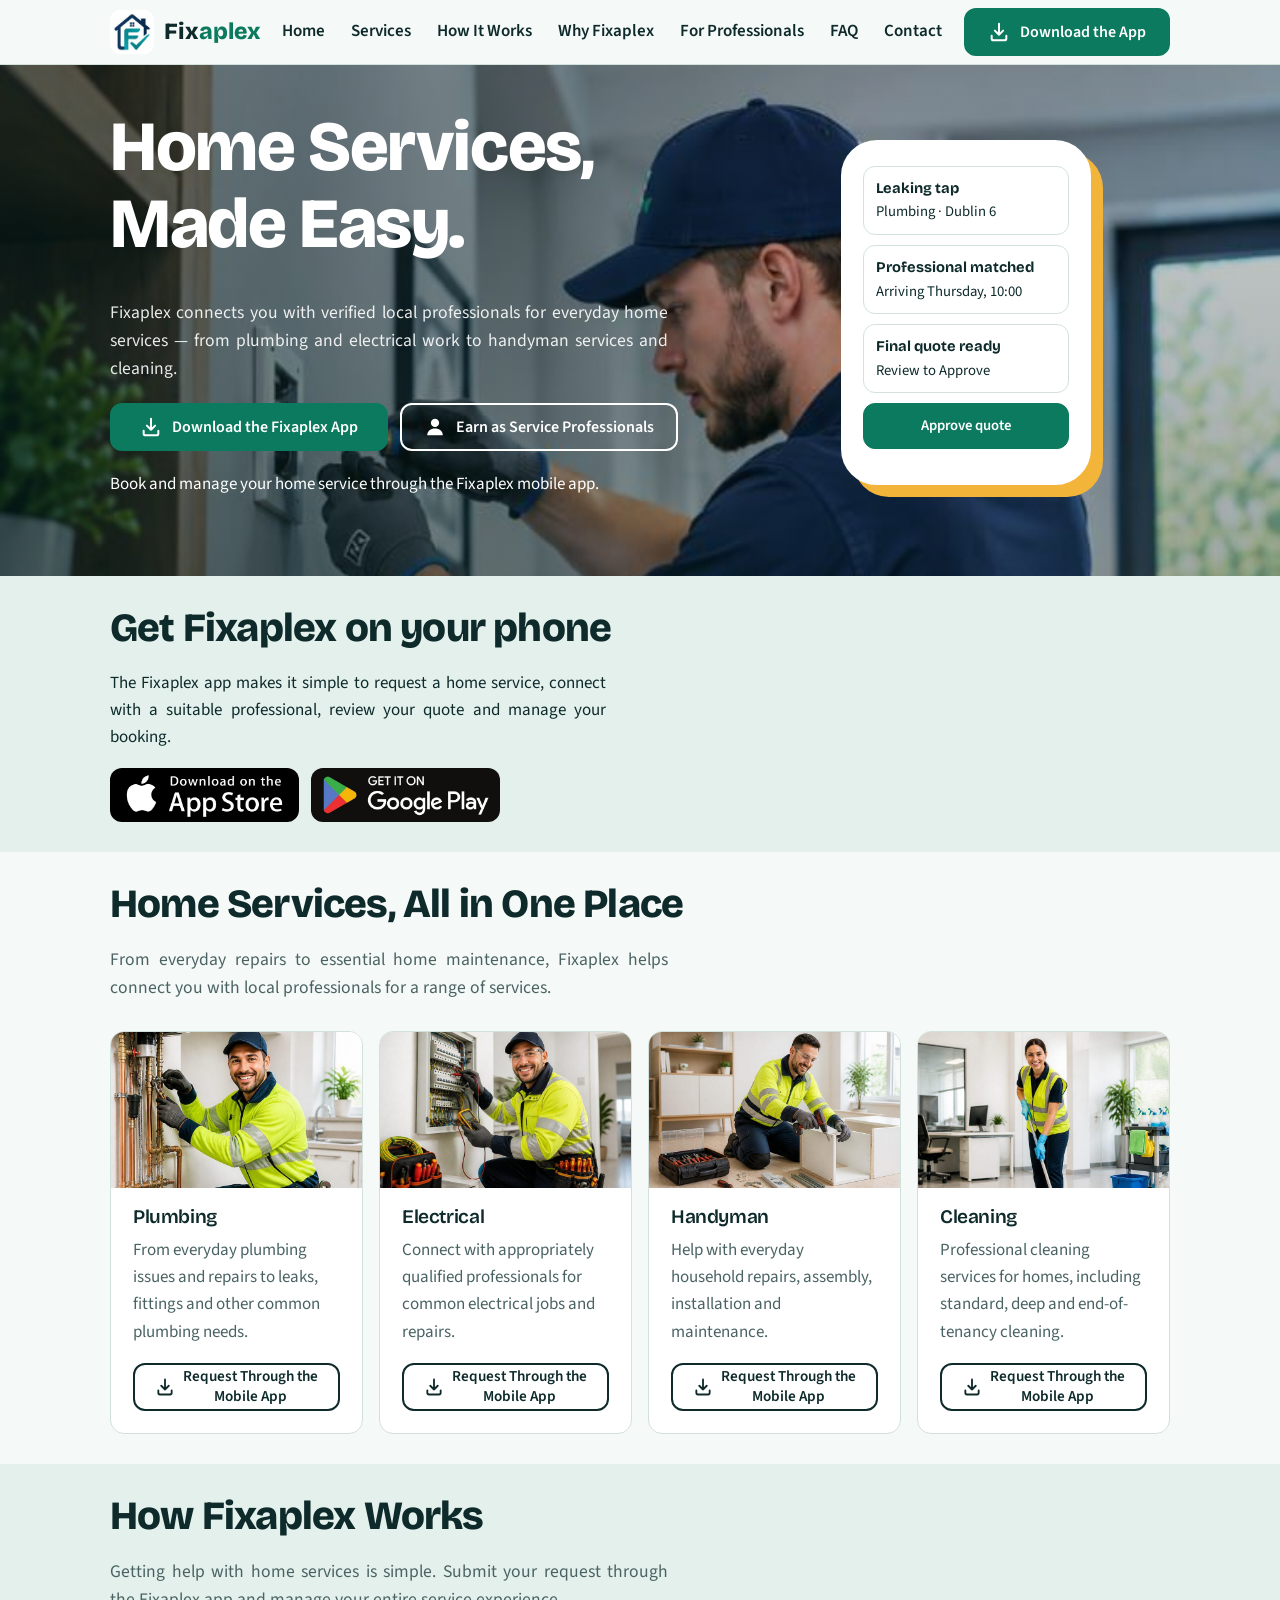
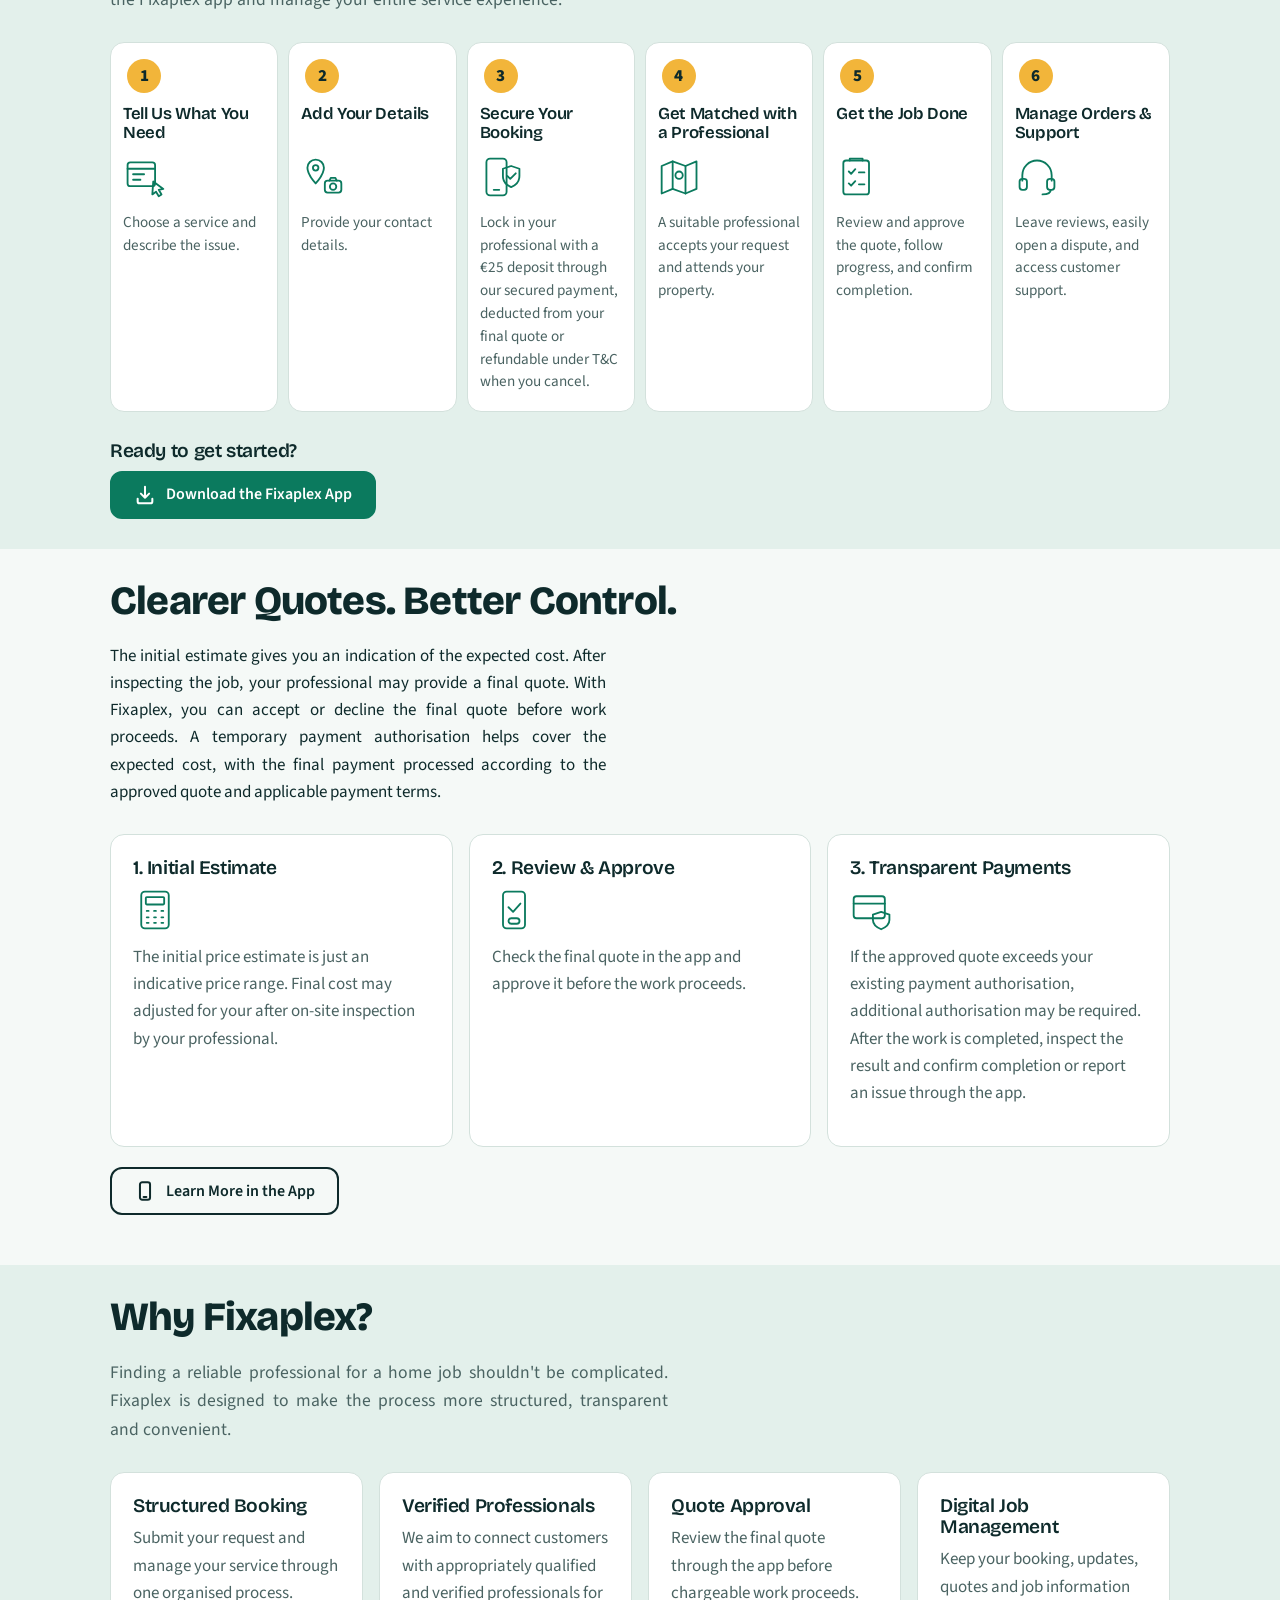
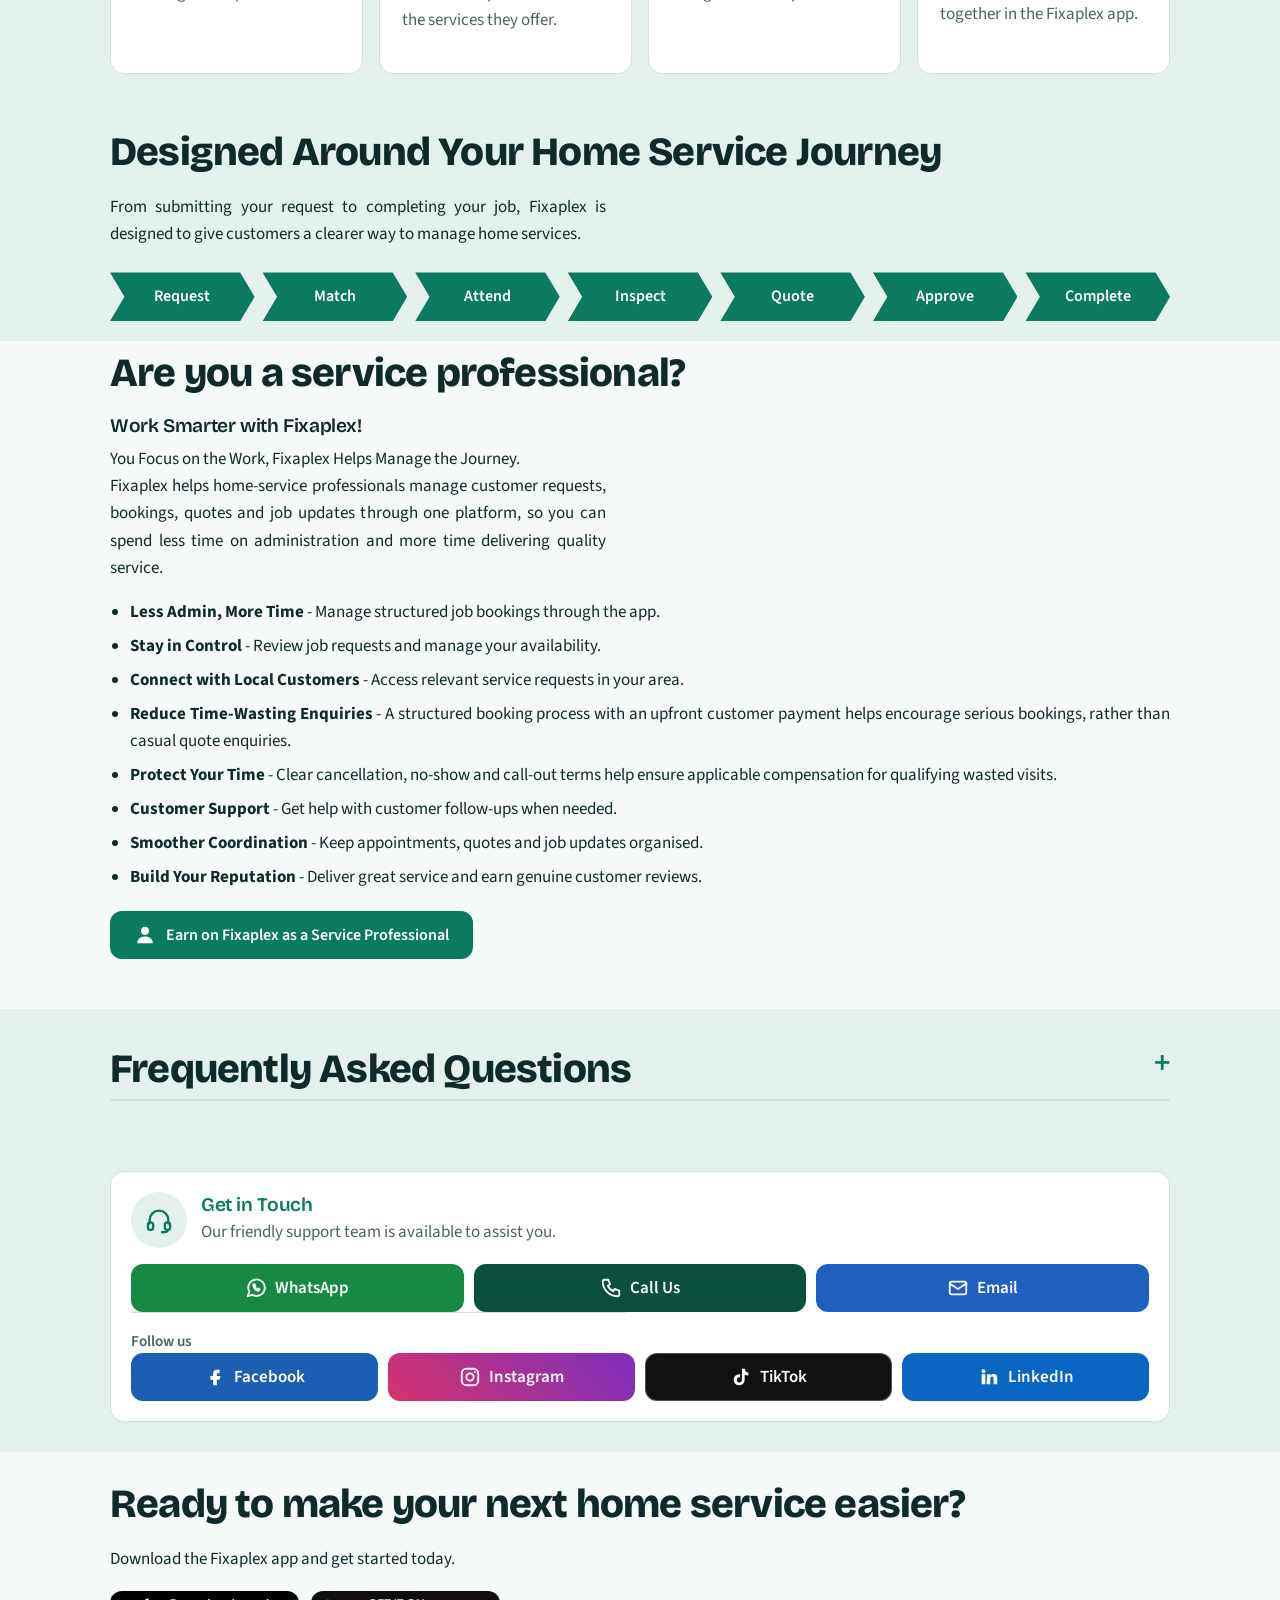
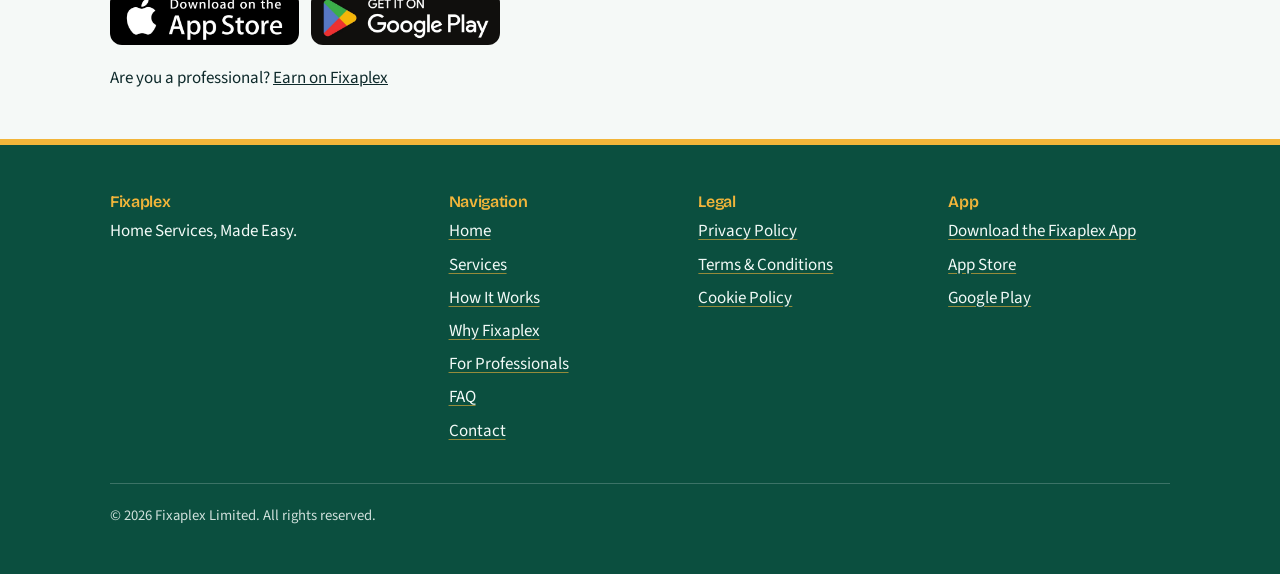
<file: index.html>
<!DOCTYPE html>
<html lang="en-IE">
<head>
<meta charset="utf-8">
<meta name="viewport" content="width=device-width, initial-scale=1, viewport-fit=cover">
<title>Fixaplex | Home Services Made Easy</title>
<meta name="description" content="Fixaplex connects customers with local professionals for plumbing, electrical, handyman and cleaning services in Dublin. Download the Fixaplex app to get started.">
<meta property="og:title" content="Fixaplex | Home Services Made Easy">
<meta property="og:description" content="Local professionals for everyday home services in Dublin. Book through the Fixaplex app.">
<meta property="og:type" content="website">
<link rel="canonical" href="https://www.fixaplex.ie/">
<link rel="icon" href="img/WhatsApp Image 2026-10-07 at 10.31.33 AM.jpeg" type="image/png">
<link rel="stylesheet" href="https://fonts.googleapis.com/css2?family=Bricolage+Grotesque:wght@600;800&family=Source+Sans+3:wght@400;600&display=swap">
<link rel="stylesheet" href="css/styles.css">
</head>
<body>
<header>
 <div class="wrap bar">
  <a class="logo" href="#home" aria-label="Fixaplex home"><img src="img/WhatsApp Image 2026-10-07 at 10.31.33 AM.jpeg" alt="" width="44" height="44"><span>Fix<b>aplex</b></span></a>
  <nav id="nav" aria-label="Main">
   <ul>
    <li><a href="#home">Home</a></li><li><a href="#services">Services</a></li><li><a href="#how">How It Works</a></li><li><a href="#why">Why Fixaplex</a></li><li><a href="#professionals">For Professionals</a></li><li><a href="#faq">FAQ</a></li><li><a href="#assist">Contact</a></li>
   </ul>
  </nav>
  <a class="btn hdr-cta dl" href="#download" data-event="app_download_click"><svg viewBox="0 0 24 24" fill="none" stroke="currentColor" stroke-width="2.2" stroke-linecap="round" stroke-linejoin="round" aria-hidden="true" focusable="false"><path d="M12 3v12m0 0l-4.500-4.500M12 15l4.500-4.500"/><path d="M4 16v3a2 2 0 0 0 2 2h12a2 2 0 0 0 2-2v-3"/></svg>Download the App</a>
  <button id="menu" aria-expanded="false" aria-controls="nav" aria-label="Open menu">☰</button>
 </div>
</header>

<main id="home">
<section class="hero-bg"><div class="wrap hero">
 <div>
  <h1>Home Services, Made Easy.</h1>
  <p class="lead">Fixaplex connects you with verified local professionals for everyday home services — from plumbing and electrical work to handyman services and cleaning.</p>
  <div class="row">
   <a class="btn dl" href="#download" data-event="app_download_click"><svg viewBox="0 0 24 24" fill="none" stroke="currentColor" stroke-width="2.2" stroke-linecap="round" stroke-linejoin="round" aria-hidden="true" focusable="false"><path d="M12 3v12m0 0l-4.500-4.500M12 15l4.500-4.500"/><path d="M4 16v3a2 2 0 0 0 2 2h12a2 2 0 0 0 2-2v-3"/></svg>Download the Fixaplex App</a>
   <a class="btn ghost dl" href="#download" data-event="professional_cta_click"><svg viewBox="0 0 24 24" fill="currentColor" aria-hidden="true" focusable="false"><circle cx="12" cy="7.500" r="4.500"/><path d="M3.500 21c0-4.700 3.800-7.500 8.500-7.500s8.500 2.800 8.500 7.500z"/></svg>Earn as Service Professionals</a>
  </div>
  <p>Book and manage your home service through the Fixaplex mobile app.</p>
 </div>
 <div class="phone" role="img" aria-label="Illustration of the Fixaplex app showing a request, a matched professional and a quote to approve">
  <div class="it"><b>Leaking tap</b>Plumbing · Dublin 6</div>
  <div class="it"><b>Professional matched</b>Arriving Thursday, 10:00</div>
  <div class="it"><b>Final quote ready</b>Review to Approve</div>
  <div class="it ok">Approve quote</div>
 </div>
</div></section>

<section class="alt" id="download"><div class="wrap">
 <h2>Get Fixaplex on your phone</h2>
 <p>The Fixaplex app makes it simple to request a home service, connect with a suitable professional, review your quote and manage your booking.</p>
 <div class="stores">
  <a class="badge store-ios" href="#" data-event="app_download_ios_click"><img src="img/appstore.jpeg" alt="Download on the App Store" width="189" height="54"></a>
  <a class="badge store-android" href="#" data-event="app_download_android_click"><img src="img/googlepaystore.jpeg" alt="Get it on Google Play" width="189" height="54"></a>
 </div>
</div></section>

<section id="services"><div class="wrap">
 <h2>Home Services, All in One Place</h2>
 <p class="lead">From everyday repairs to essential home maintenance, Fixaplex helps connect you with local professionals for a range of services.</p>
 <div class="grid g4">
  <article class="card" > <img class="svc-img" src="img/plumbering.jpeg" alt="Plumber tightening a pipe fitting with a wrench" width="800" height="500" loading="lazy"><h3>Plumbing</h3><p>From everyday plumbing issues and repairs to leaks, fittings and other common plumbing needs.</p><a class="btn ghost dl" href="#download"><svg viewBox="0 0 24 24" fill="none" stroke="currentColor" stroke-width="2.2" stroke-linecap="round" stroke-linejoin="round" aria-hidden="true" focusable="false"><path d="M12 3v12m0 0l-4.500-4.500M12 15l4.500-4.500"/><path d="M4 16v3a2 2 0 0 0 2 2h12a2 2 0 0 0 2-2v-3"/></svg>Request Through the<br>Mobile App</a></article>
  <article class="card"> <img class="svc-img" src="img/Electrical.jpeg" alt="Electrician checking a fuse board with a tablet" width="800" height="500" loading="lazy"><h3>Electrical</h3><p>Connect with appropriately qualified professionals for common electrical jobs and repairs.</p><a class="btn ghost dl" href="#download"><svg viewBox="0 0 24 24" fill="none" stroke="currentColor" stroke-width="2.2" stroke-linecap="round" stroke-linejoin="round" aria-hidden="true" focusable="false"><path d="M12 3v12m0 0l-4.500-4.500M12 15l4.500-4.500"/><path d="M4 16v3a2 2 0 0 0 2 2h12a2 2 0 0 0 2-2v-3"/></svg>Request Through the<br>Mobile App</a></article>
  <article class="card"><img class="svc-img" src="img/handyman.jpeg" alt="Handyman reaching into an open tool bag" width="800" height="500" loading="lazy"><h3>Handyman</h3><p>Help with everyday household repairs, assembly, installation and maintenance.</p><a class="btn ghost dl" href="#download"><svg viewBox="0 0 24 24" fill="none" stroke="currentColor" stroke-width="2.2" stroke-linecap="round" stroke-linejoin="round" aria-hidden="true" focusable="false"><path d="M12 3v12m0 0l-4.500-4.500M12 15l4.500-4.500"/><path d="M4 16v3a2 2 0 0 0 2 2h12a2 2 0 0 0 2-2v-3"/></svg>Request Through the<br>Mobile App</a></article>
  <article class="card"><img class="svc-img" src="img/cleaning.jpeg" alt="Cleaner mopping a floor beside a wet floor sign" width="800" height="500" loading="lazy"><h3>Cleaning</h3><p>Professional cleaning services for homes, including standard, deep and end-of-tenancy cleaning.</p><a class="btn ghost dl" href="#download"><svg viewBox="0 0 24 24" fill="none" stroke="currentColor" stroke-width="2.2" stroke-linecap="round" stroke-linejoin="round" aria-hidden="true" focusable="false"><path d="M12 3v12m0 0l-4.500-4.500M12 15l4.500-4.500"/><path d="M4 16v3a2 2 0 0 0 2 2h12a2 2 0 0 0 2-2v-3"/></svg>Request Through the<br>Mobile App</a></article>
 </div>
</div></section>

<section class="alt" id="how"><div class="wrap">
 <h2>How Fixaplex Works</h2>
 <p class="lead">Getting help with home services is simple. Submit your request through the Fixaplex app and manage your entire service experience.</p>
 <ol class="steps">
  <li><h3>Tell Us What You Need</h3><svg class="ico" viewBox="0 0 48 48" width="44" height="44" fill="none" stroke="currentColor" stroke-width="2" stroke-linecap="round" stroke-linejoin="round" aria-hidden="true" focusable="false"><rect x="5" y="8" width="30" height="26" rx="3"/><path d="M5 15h30M11 21h12M11 27h8"/><path d="M33 29l-1 14 4-3 3 5 3-2-3-5 5-1z"/></svg><p>Choose a service and describe the issue.</p></li>
  <li><h3>Add Your Details</h3><svg class="ico" viewBox="0 0 48 48" width="44" height="44" fill="none" stroke="currentColor" stroke-width="2" stroke-linecap="round" stroke-linejoin="round" aria-hidden="true" focusable="false"><path d="M16 5a9 9 0 0 1 9 9c0 7-9 17-9 17S7 21 7 14a9 9 0 0 1 9-9z"/><circle cx="16" cy="14" r="3"/><rect x="26" y="28" width="18" height="13" rx="3"/><circle cx="35" cy="34.5" r="3.5"/><path d="M31 28l1.5-3h5l1.5 3"/></svg><p>Provide your contact details.</p></li>
  <li><h3>Secure Your Booking</h3><svg class="ico" viewBox="0 0 48 48" width="44" height="44" fill="none" stroke="currentColor" stroke-width="2" stroke-linecap="round" stroke-linejoin="round" aria-hidden="true" focusable="false"><rect x="7" y="4" width="22" height="40" rx="4"/><path d="M15 38h6"/><path d="M34 12l9 3v8c0 6-4 10-9 12-5-2-9-6-9-12v-8z"/><path d="M30 23l3 3 6-6"/></svg><p>Lock in your professional with a €25 deposit  through our secured payment, deducted from your final quote or refundable under T&C when you cancel.</p></li>
  <li><h3>Get Matched with a Professional</h3><svg class="ico" viewBox="0 0 48 48" width="44" height="44" fill="none" stroke="currentColor" stroke-width="2" stroke-linecap="round" stroke-linejoin="round" aria-hidden="true" focusable="false"><path d="M4 12l12-5 14 5 12-5v30l-12 5-14-5-12 5z"/><path d="M16 7v30M30 12v30"/><circle cx="23" cy="22" r="4"/></svg><p>A suitable professional accepts your request and attends your property.</p></li>
  <li><h3>Get the Job Done</h3><svg class="ico" viewBox="0 0 48 48" width="44" height="44" fill="none" stroke="currentColor" stroke-width="2" stroke-linecap="round" stroke-linejoin="round" aria-hidden="true" focusable="false"><rect x="8" y="6" width="28" height="37" rx="3"/><path d="M15 6V4h14v2"/><path d="M14 18l2.5 2.5 4.5-5M14 31l2.5 2.5 4.5-5M25 19h6M25 32h6"/></svg><p>Review and approve the quote, follow progress, and confirm completion.</p></li>
  <li><h3>Manage Orders &amp; Support</h3><svg class="ico" viewBox="0 0 48 48" width="44" height="44" fill="none" stroke="currentColor" stroke-width="2" stroke-linecap="round" stroke-linejoin="round" aria-hidden="true" focusable="false"><path d="M8 28v-6a16 16 0 0 1 32 0v6"/><rect x="5" y="26" width="8" height="12" rx="3"/><rect x="35" y="26" width="8" height="12" rx="3"/><path d="M39 38c0 4-4 5-9 5"/></svg><p>Leave reviews, easily open a dispute, and access customer support.</p></li>
 </ol>
 <h3>Ready to get started?</h3>
 <a class="btn dl" href="#download" data-event="app_download_click"><svg viewBox="0 0 24 24" fill="none" stroke="currentColor" stroke-width="2.2" stroke-linecap="round" stroke-linejoin="round" aria-hidden="true" focusable="false"><path d="M12 3v12m0 0l-4.500-4.500M12 15l4.500-4.500"/><path d="M4 16v3a2 2 0 0 0 2 2h12a2 2 0 0 0 2-2v-3"/></svg>Download the Fixaplex App</a>
</div></section>

<section><div class="wrap">
 <h2>Clearer Quotes. Better Control.</h2>
 <p>The initial estimate gives you an indication of the expected cost. After inspecting the job, your professional may provide a final quote. With Fixaplex, you can accept or decline the final quote before work proceeds. A temporary payment authorisation helps cover the expected cost, with the final payment processed according to the approved quote and applicable payment terms.</p>
 <div class="grid g3">
  <div class="card"><h3>1. Initial Estimate</h3><svg class="ico" viewBox="0 0 48 48" width="44" height="44" fill="none" stroke="currentColor" stroke-width="2" stroke-linecap="round" stroke-linejoin="round" aria-hidden="true" focusable="false"><rect x="9" y="4" width="30" height="40" rx="4"/><rect x="14" y="10" width="20" height="8" rx="1"/><path d="M15 25h2M23 25h2M31 25h2M15 32h2M23 32h2M31 32h2M15 38h2M23 38h2M31 38h2"/></svg><p>The initial price estimate is just an indicative price range. Final cost may adjusted for your after on-site inspection by your professional.</p></div>
  <div class="card"><h3>2. Review &amp; Approve</h3><svg class="ico" viewBox="0 0 48 48" width="44" height="44" fill="none" stroke="currentColor" stroke-width="2" stroke-linecap="round" stroke-linejoin="round" aria-hidden="true" focusable="false"><rect x="12" y="4" width="24" height="40" rx="4"/><path d="M18 21l5 5 8-9"/><rect x="18" y="33" width="12" height="6" rx="3"/></svg><p>Check the final quote in the app and approve it before the work proceeds.</p></div>
  <div class="card"><h3>3. Transparent Payments</h3><svg class="ico" viewBox="0 0 48 48" width="44" height="44" fill="none" stroke="currentColor" stroke-width="2" stroke-linecap="round" stroke-linejoin="round" aria-hidden="true" focusable="false"><rect x="4" y="9" width="34" height="24" rx="3"/><path d="M4 17h34"/><path d="M34 26l9 3v6c0 5-4 8-9 10-5-2-9-5-9-10v-6z"/></svg><p>If the approved quote exceeds your existing payment authorisation, additional authorisation may be required. After the work is completed, inspect the result and confirm completion or report an issue through the app.</p></div>
 </div>
 <div class="row"><a class="btn ghost dl" href="#download"><svg viewBox="0 0 24 24" fill="none" stroke="currentColor" stroke-width="2.2" stroke-linecap="round" stroke-linejoin="round" aria-hidden="true" focusable="false"><rect x="6.500" y="2.500" width="11" height="19" rx="2.500"/><path d="M10.500 18.500h3"/></svg>Learn More in the App</a></div>
</div></section>

<section class="alt" id="why"><div class="wrap">
 <h2>Why Fixaplex?</h2>
 <p class="lead">Finding a reliable professional for a home job shouldn't be complicated. Fixaplex is designed to make the process more structured, transparent and convenient.</p>
 <div class="grid g4">
  <div class="card"><h3>Structured Booking</h3><p>Submit your request and manage your service through one organised process.</p></div>
  <div class="card"><h3>Verified Professionals</h3><p>We aim to connect customers with appropriately qualified and verified professionals for the services they offer.</p></div>
  <div class="card"><h3>Quote Approval</h3><p>Review the final quote through the app before chargeable work proceeds.</p></div>
  <div class="card"><h3>Digital Job Management</h3><p>Keep your booking, updates, quotes and job information together in the Fixaplex app.</p></div>
 </div>
 <h2 style="margin-top:56px">Designed Around Your Home Service Journey</h2>
 <p>From submitting your request to completing your job, Fixaplex is designed to give customers a clearer way to manage home services.</p>
 <ol class="journey"><li>Request</li><li>Match</li><li>Attend</li><li>Inspect</li><li>Quote</li><li>Approve</li><li>Complete</li></ol>
</div></section>



<section class="" id="professionals"><div class="wrap">
 <h2>Are you a service professional?</h2>
 <h3>Work Smarter with Fixaplex!</h3>
 <p> You Focus on the Work, Fixaplex Helps Manage the Journey.<br>Fixaplex helps home-service professionals manage customer requests, bookings, quotes and job updates through one platform, so you can spend less time on administration and more time delivering quality service.</p>
 <ul class="ticks">
  <li><strong>Less Admin, More Time</strong> - Manage structured job bookings through the app.</li>
  <li><strong>Stay in Control</strong> - Review job requests and manage your availability.</li>
  <li><strong>Connect with Local Customers</strong> - Access relevant service requests in your area.</li>
  <li><strong>Reduce Time-Wasting Enquiries</strong> - A structured booking process with an upfront customer payment helps encourage serious bookings, rather than casual quote enquiries.</li>
  <li><strong>Protect Your Time</strong> - Clear cancellation, no-show and call-out terms help ensure applicable compensation for qualifying wasted visits.</li>
  <li><strong>Customer Support</strong> - Get help with customer follow-ups when needed.</li>
  <li><strong>Smoother Coordination</strong> - Keep appointments, quotes and job updates organised.</li>
  <li><strong>Build Your Reputation</strong> - Deliver great service and earn genuine customer reviews.</li>
 </ul>
 <div class="row">
  <a class="btn" href="#assist" data-event="professional_cta_click"><svg viewBox="0 0 24 24" fill="currentColor" aria-hidden="true" focusable="false"><circle cx="12" cy="7.500" r="4.500"/><path d="M3.500 21c0-4.700 3.800-7.500 8.500-7.500s8.500 2.800 8.500 7.500z"/></svg>Earn on Fixaplex as a <br class="br-sm"> Service Professional</a>
 
 </div>
</div></section>
<section  class="alt"  id="faq"><div class="wrap">
 <details class="faq-all">
 <summary><h2>Frequently Asked Questions</h2></summary>
 <div class="faq-list">
 <details><summary>What is Fixaplex?</summary><div><p>Fixaplex is a digital platform that connects customers with local professionals for home services such as plumbing, electrical work, handyman services and cleaning.</p></div></details>
 <details><summary>Can I book a service through the website?</summary><div><p>Not currently. The Fixaplex website is designed to provide information about the service. Customer bookings are made through the Fixaplex mobile app.</p><p><a class="btn dl" href="#download"><svg viewBox="0 0 24 24" fill="none" stroke="currentColor" stroke-width="2.2" stroke-linecap="round" stroke-linejoin="round" aria-hidden="true" focusable="false"><path d="M12 3v12m0 0l-4.500-4.500M12 15l4.500-4.500"/><path d="M4 16v3a2 2 0 0 0 2 2h12a2 2 0 0 0 2-2v-3"/></svg>Download the Fixaplex App</a></p></div></details>
 <details><summary>How do I request a service?</summary><div><p>Download the Fixaplex app, create an account or continue as a guest, select the service you need and follow the booking process.</p></div></details>
 <details><summary>What services are available?</summary><div><p>Fixaplex is initially focused on plumbing, electrical, handyman and cleaning services in selected Dublin areas.</p></div></details>
 <details><summary>How much will my job cost?</summary><div><p>The app may provide an initial estimated cost based on the information supplied. Where an on-site inspection is required, the professional can provide a final quote based on the actual work required.</p></div></details>
 <details><summary>Is the initial estimate the final price?</summary><div><p>Not necessarily. An initial estimate is based on the information available when the request is submitted. The actual cost may change if the professional identifies additional work or different requirements during inspection.</p></div></details>
 <details><summary>Can I review the final quote?</summary><div><p>Yes. Where a final quote is required, customers can review and accept or decline the quote through the Fixaplex app before additional chargeable work proceeds, subject to the applicable terms.</p></div></details>
 <details><summary>Do I need to pay when I book?</summary><div><p>A booking payment may be required to secure your request. The applicable amount and terms are displayed during the booking process in the Fixaplex app.</p></div></details>
 <details><summary>Are professionals verified?</summary><div><p>Fixaplex is designed to connect customers with appropriately qualified and verified professionals. Verification requirements may vary depending on the type of service and applicable legal or regulatory requirements.</p></div></details>
 <details><summary>Does Fixaplex employ the professionals?</summary><div><p>Fixaplex is intended to operate as a platform connecting customers with independent service professionals. The precise contractual relationship and responsibilities are governed by the applicable Fixaplex terms.</p></div></details>
 <details><summary>What happens if something changes after the professional arrives?</summary><div><p>The professional may identify additional work or different requirements during inspection. Where a final quote is required, the customer can review the updated quote through the app before additional chargeable work proceeds, subject to applicable terms and safety requirements.</p></div></details>
 <details><summary>Does Fixaplex provide emergency services?</summary><div><p>Availability depends on the service, location and professionals available through the platform. Fixaplex does not currently guarantee immediate emergency attendance.</p></div></details>

 </div>
 </details>
</div></section>

<section class="alt" id="contact"><div class="wrap">

  <div class="assist">
  <div class="assist-head"><span class="assist-ico"><svg viewBox="0 0 24 24" width="22" height="22" fill="none" stroke="currentColor" stroke-width="2" stroke-linecap="round" stroke-linejoin="round" aria-hidden="true" focusable="false"><path d="M4 15v-3a8 8 0 0 1 16 0v3"/><rect x="2.5" y="14" width="4.5" height="6.5" rx="2"/><rect x="17" y="14" width="4.5" height="6.5" rx="2"/><path d="M19.5 20.5c0 1.5-2 2-5 2"/></svg></span><div><h3>Get in Touch</h3><p>Our friendly support team is available to assist you.</p></div></div>
  <div class="assist-btns" id="assist">
   <a class="abtn wa" id="a-wa" href="#contact" data-event="support_whatsapp_click"><svg viewBox="0 0 24 24" width="22" height="22" fill="none" stroke="currentColor" stroke-width="2" stroke-linecap="round" stroke-linejoin="round" aria-hidden="true" focusable="false"><path d="M3 21l1.7-5A9 9 0 1 1 8 19.4z"/><path d="M9 8.5c0 3 2.5 6 5.5 6.5l1.5-1.5-2-1-1 .8c-1-.5-2-1.500-2.500-2.500l.8-1-1-2z"/></svg>WhatsApp</a>
   <a class="abtn call" id="a-call" href="#contact" data-event="support_call_click"><svg viewBox="0 0 24 24" width="22" height="22" fill="none" stroke="currentColor" stroke-width="2" stroke-linecap="round" stroke-linejoin="round" aria-hidden="true" focusable="false"><path d="M5 3h4l2 5-2.500 1.500a11 11 0 0 0 6 6L16 13l5 2v4a2 2 0 0 1-2 2A16 16 0 0 1 3 5a2 2 0 0 1 2-2z"/></svg>Call Us</a>
   <a class="abtn mail" id="a-mail" href="#contact" data-event="support_email_click"><svg viewBox="0 0 24 24" width="22" height="22" fill="none" stroke="currentColor" stroke-width="2" stroke-linecap="round" stroke-linejoin="round" aria-hidden="true" focusable="false"><rect x="3" y="5" width="18" height="14" rx="2"/><path d="M3 7l9 6 9-6"/></svg>Email</a>
  </div>
  <p class="assist-social-label">Follow us</p>
  <div class="assist-social">
   <a class="abtn fb" id="s-facebook" href="#assist" data-event="social_facebook_click"><svg viewBox="0 0 24 24" width="22" height="22" fill="currentColor" aria-hidden="true" focusable="false"><path d="M14 8h3V4h-3a4 4 0 0 0-4 4v3H7v4h3v6h4v-6h3l1-4h-4V8.500z"/></svg>Facebook</a>
   <a class="abtn ig" id="s-instagram" href="#assist" data-event="social_instagram_click"><svg viewBox="0 0 24 24" width="22" height="22" fill="none" stroke="currentColor" stroke-width="2" stroke-linecap="round" stroke-linejoin="round" aria-hidden="true" focusable="false"><rect x="3" y="3" width="18" height="18" rx="5"/><circle cx="12" cy="12" r="4"/><circle cx="17.500" cy="6.500" r="1" fill="currentColor" stroke="none"/></svg>Instagram</a>
   <a class="abtn tt" id="s-tiktok" href="#assist" data-event="social_tiktok_click"><svg viewBox="0 0 24 24" width="22" height="22" fill="currentColor" aria-hidden="true" focusable="false"><path d="M16 3c.3 2.500 1.800 4 4 4.200v3.200c-1.500 0-2.800-.4-4-1.200V15a6 6 0 1 1-6-6c.3 0 .7 0 1 .1v3.300a2.800 2.800 0 1 0 2 2.700V3z"/></svg>TikTok</a>
   <a class="abtn lin" id="s-linkedin" href="#assist" data-event="social_linkedin_click"><svg viewBox="0 0 24 24" width="22" height="22" fill="currentColor" aria-hidden="true" focusable="false"><path d="M4 9h4v11H4zM6 3.500a2.200 2.200 0 1 1 0 4.400 2.200 2.200 0 0 1 0-4.400zM10 9h3.600v1.600c.7-1.100 2-1.800 3.600-1.800 3 0 3.800 2 3.800 4.700V20h-4v-5.800c0-1.400-.1-2.700-1.700-2.700s-1.900 1.200-1.900 2.600V20h-4z"/></svg>LinkedIn</a>
  </div>
  </div>
 </div>
 

</div></section>

<section id="final"><div class="wrap">
 <h2>Ready to make your next home service easier?</h2>
 <p>Download the Fixaplex app and get started today.</p>
 <div class="stores">
  <a class="badge store-ios" href="#" data-event="app_download_ios_click"><img src="img/appstore.jpeg" alt="Download on the App Store" width="189" height="54"></a>
  <a class="badge store-android" href="#" data-event="app_download_android_click"><img src="img/googlepaystore.jpeg" alt="Get it on Google Play" width="189" height="54"></a>
 </div>
 <p style="margin-top:20px">Are you a professional? <a href="#professionals">Earn on Fixaplex</a></p>
</div></section>
</main>

<footer>
 <div class="wrap">
  <div class="cols">
   <div><h3>Fixaplex</h3><p>Home Services, Made Easy.</p></div>
   <div><h3>Navigation</h3><ul><li><a href="#home">Home</a></li><li><a href="#services">Services</a></li><li><a href="#how">How It Works</a></li><li><a href="#why">Why Fixaplex</a></li><li><a href="#professionals">For Professionals</a></li><li><a href="#faq">FAQ</a></li><li><a href="#assist">Contact</a></li></ul></div>
   <div><h3>Legal</h3><ul><li><a href="privacy.html" data-legal>Privacy Policy</a></li><li><a href="terms.html" data-legal>Terms &amp; Conditions</a></li><li><a href="cookies.html" data-legal>Cookie Policy</a></li></ul></div>
   <div><h3>App</h3><ul><li><a class="dl" href="#download">Download the Fixaplex App</a></li><li><a class="store-ios" href="#">App Store</a></li><li><a class="store-android" href="#">Google Play</a></li></ul></div>
  </div>
  <p class="small">© 2026 Fixaplex Limited. All rights reserved.</p>
 </div>
</footer>

<script src="js/script.js" defer></script>
</body>
</html>
</file>
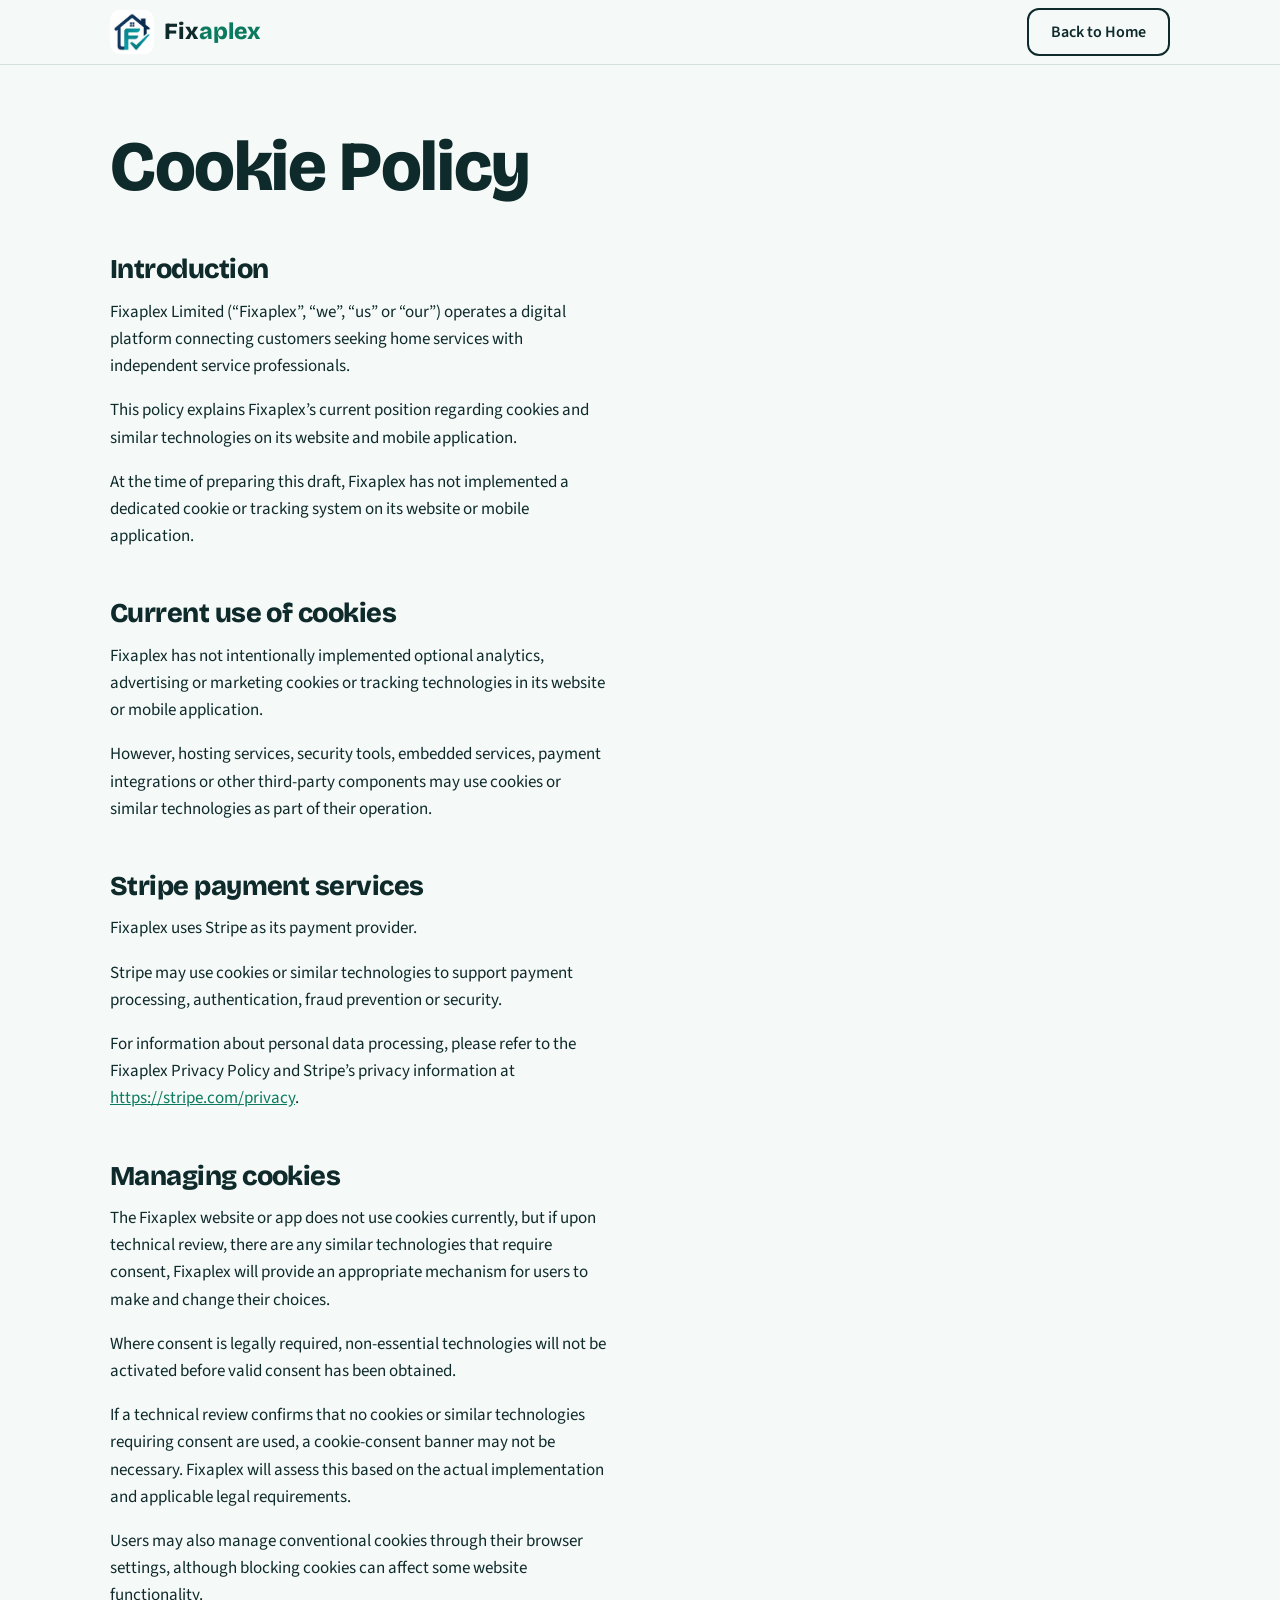
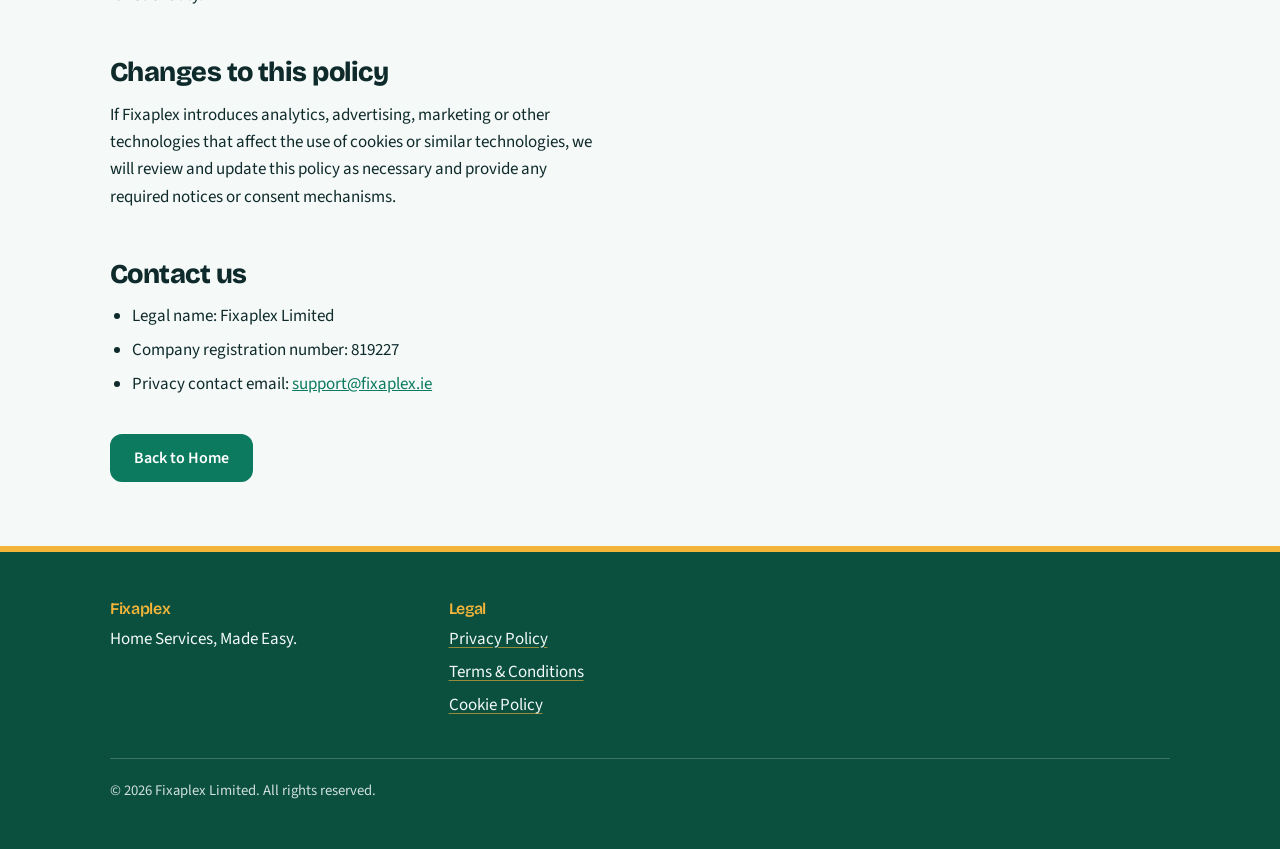
<file: cookies.html>
<!DOCTYPE html>
<html lang="en-IE">
<head>
<meta charset="utf-8">
<meta name="viewport" content="width=device-width, initial-scale=1, viewport-fit=cover">
<title>Cookie Policy | Fixaplex</title>
<meta name="robots" content="noindex">
<link rel="icon" href="img/WhatsApp Image 2026-10-07 at 10.31.33 AM.jpeg" type="image/png">
<link rel="stylesheet" href="https://fonts.googleapis.com/css2?family=Bricolage+Grotesque:wght@600;800&family=Source+Sans+3:wght@400;600&display=swap">
<link rel="stylesheet" href="css/styles.css">
</head>
<body>
<header>
 <div class="wrap bar">
  <a class="logo" href="index.html" aria-label="Fixaplex home"><img src="img/WhatsApp Image 2026-10-07 at 10.31.33 AM.jpeg" alt="" width="44" height="44"><span>Fix<b>aplex</b></span></a>
  <a class="btn ghost" href="index.html">Back to Home</a>
 </div>
</header>
<main>
<section class="wrap legal">
  <h1>Cookie Policy</h1>
  <div class="legal-body">
<h2>Introduction</h2>
<p>Fixaplex Limited (“Fixaplex”, “we”, “us” or “our”) operates a digital
platform connecting customers seeking home services with independent
service professionals.</p>
<p>This policy explains Fixaplex’s current position regarding cookies
and similar technologies on its website and mobile application.</p>
<p>At the time of preparing this draft, Fixaplex has not implemented a
dedicated cookie or tracking system on its website or mobile
application.</p>
<h2>Current use of cookies</h2>
<p>Fixaplex has not intentionally implemented optional analytics,
advertising or marketing cookies or tracking technologies in its website
or mobile application.</p>
<p>However, hosting services, security tools, embedded services, payment
integrations or other third-party components may use cookies or similar
technologies as part of their operation.</p>
<h2>Stripe payment services</h2>
<p>Fixaplex uses Stripe as its payment provider.</p>
<p>Stripe may use cookies or similar technologies to support payment
processing, authentication, fraud prevention or security.</p>
<p>For information about personal data processing, please refer to the
Fixaplex Privacy Policy and Stripe’s privacy information at <a
href="privacy.html">https://stripe.com/privacy</a>.</p>
<h2>Managing cookies</h2>
<p>The Fixaplex website or app does not use cookies currently, but if
upon technical review, there are any similar technologies that require
consent, Fixaplex will provide an appropriate mechanism for users to
make and change their choices.</p>
<p>Where consent is legally required, non-essential technologies will
not be activated before valid consent has been obtained.</p>
<p>If a technical review confirms that no cookies or similar
technologies requiring consent are used, a cookie-consent banner may not
be necessary. Fixaplex will assess this based on the actual
implementation and applicable legal requirements.</p>
<p>Users may also manage conventional cookies through their browser
settings, although blocking cookies can affect some website
functionality.</p>
<h2>Changes to this policy</h2>
<p>If Fixaplex introduces analytics, advertising, marketing or other
technologies that affect the use of cookies or similar technologies, we
will review and update this policy as necessary and provide any required
notices or consent mechanisms.</p>
<h2> Contact us</h2>
<ul>
<li><p>Legal name: Fixaplex Limited</p></li>
<!-- <li><p>Registered office: 24 Grange Manor, Mountmellick, Co. Laois,
Republic of Ireland.</p></li> -->
<li><p>Company registration number: 819227</p></li>
<li><p>Privacy contact email: <a
href="mailto:support@fixaplex.ie">support@fixaplex.ie</a></p></li>
</ul>
  </div>
  <a class="btn" href="index.html">Back to Home</a>
 </section>
</main>
<footer>
 <div class="wrap">
  <div class="cols">
   <div><h3>Fixaplex</h3><p>Home Services, Made Easy.</p></div>
   <div><h3>Legal</h3><ul><li><a href="privacy.html">Privacy Policy</a></li><li><a href="terms.html">Terms &amp; Conditions</a></li><li><a href="cookies.html">Cookie Policy</a></li></ul></div>
  </div>
  <p class="small">© 2026 Fixaplex Limited. All rights reserved.</p>
 </div>
</footer>
</body>
</html>
</file>
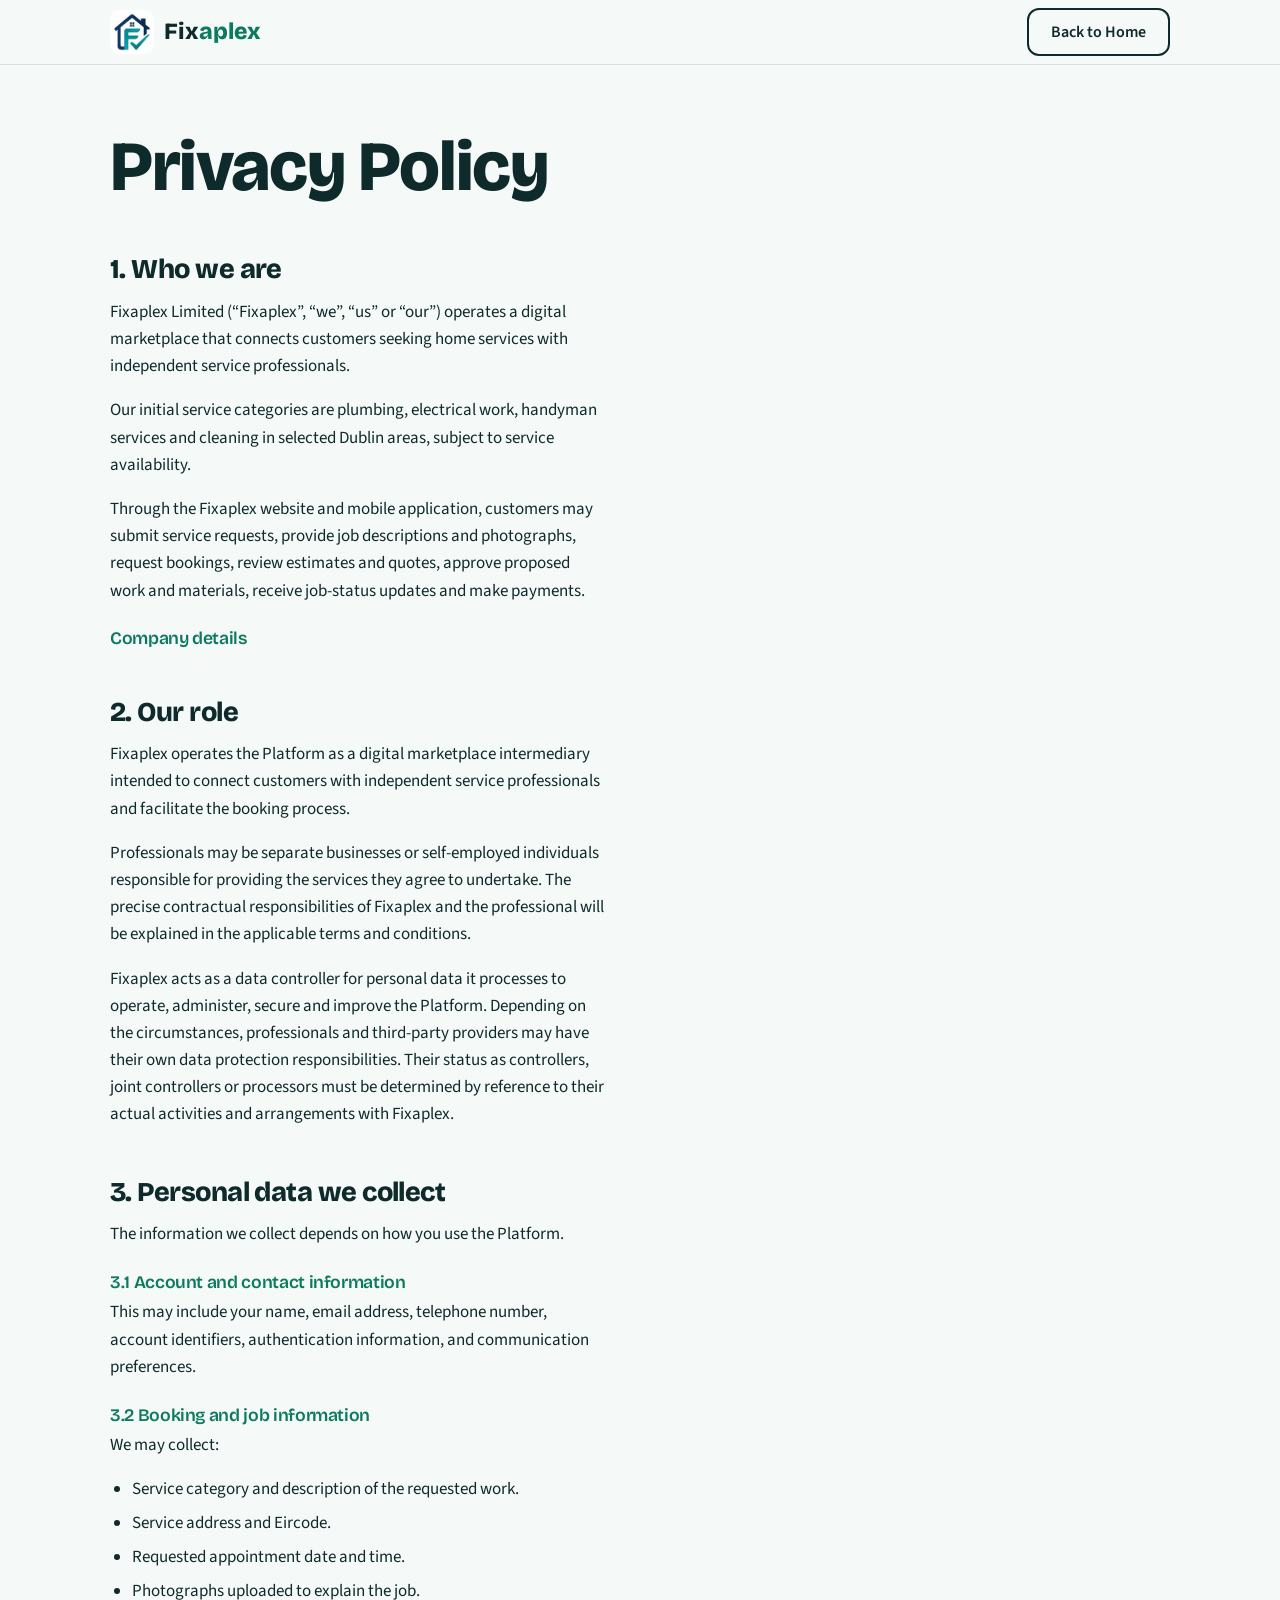
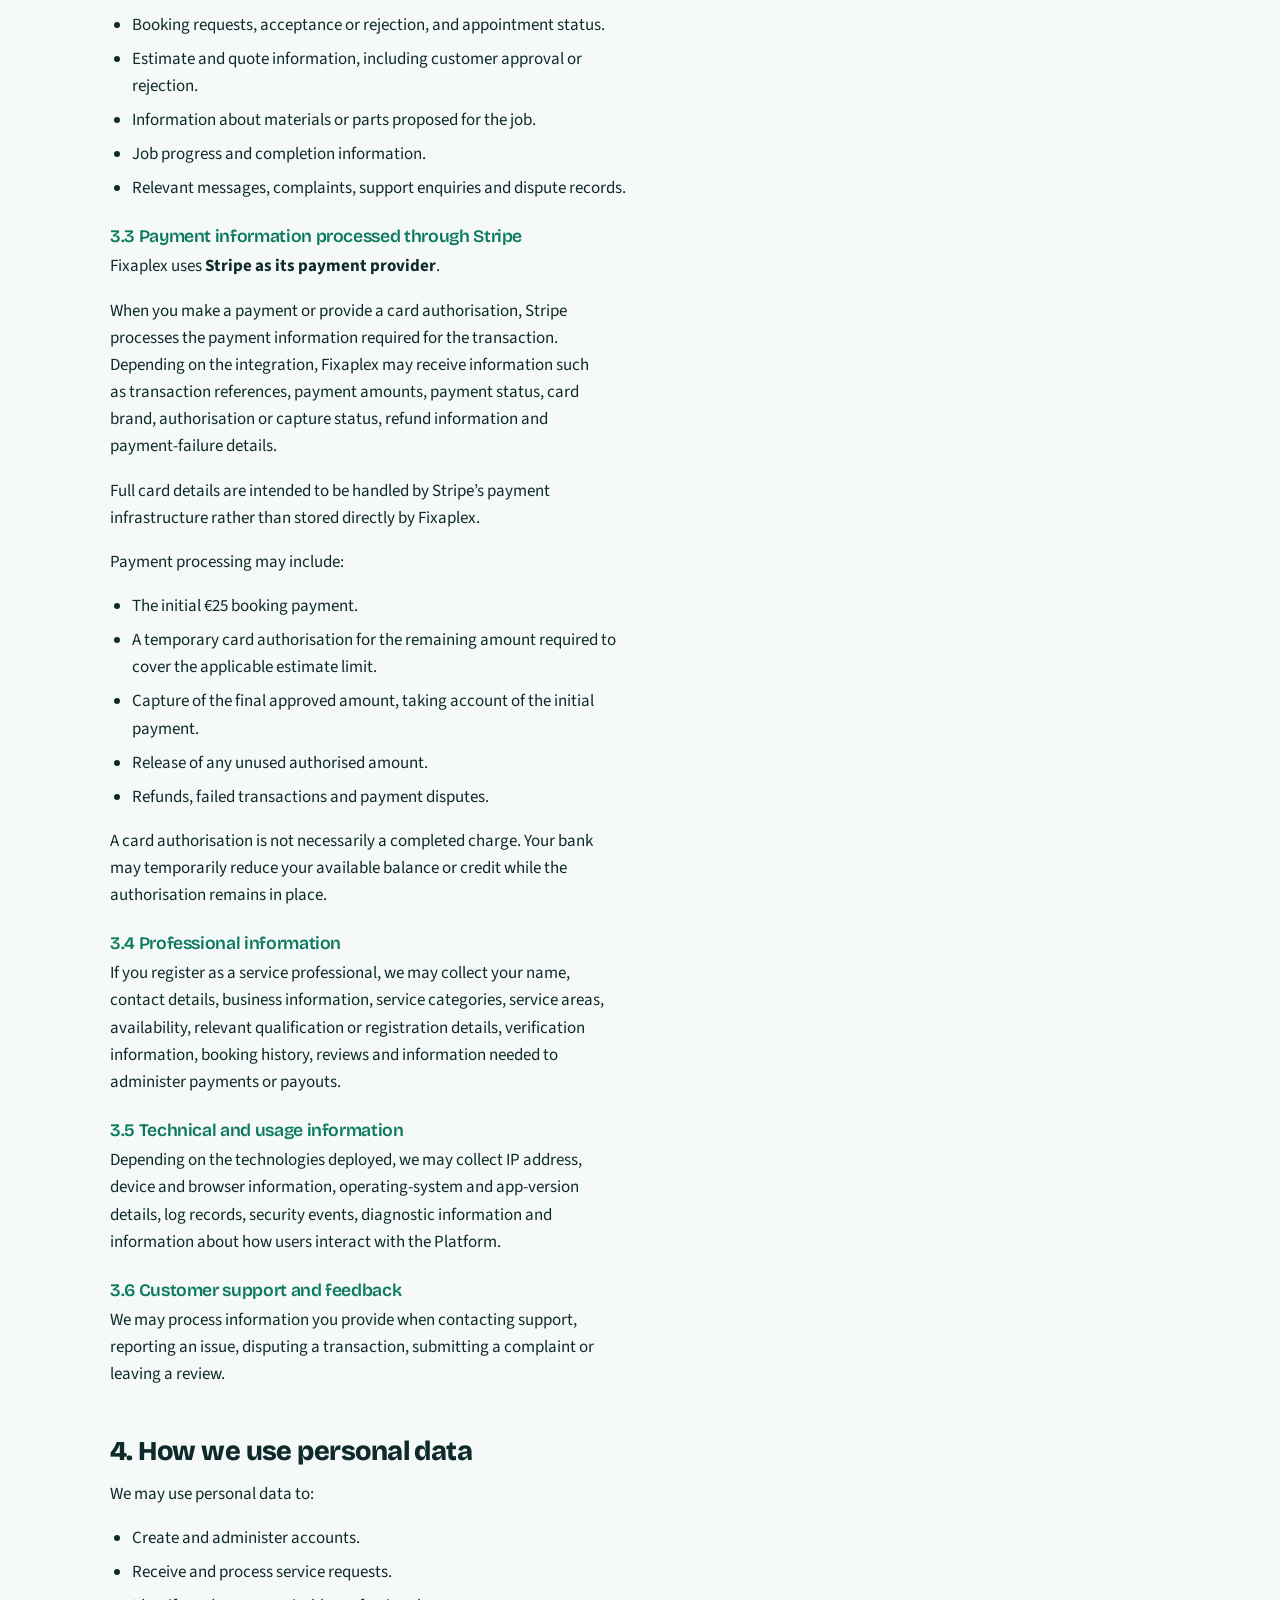
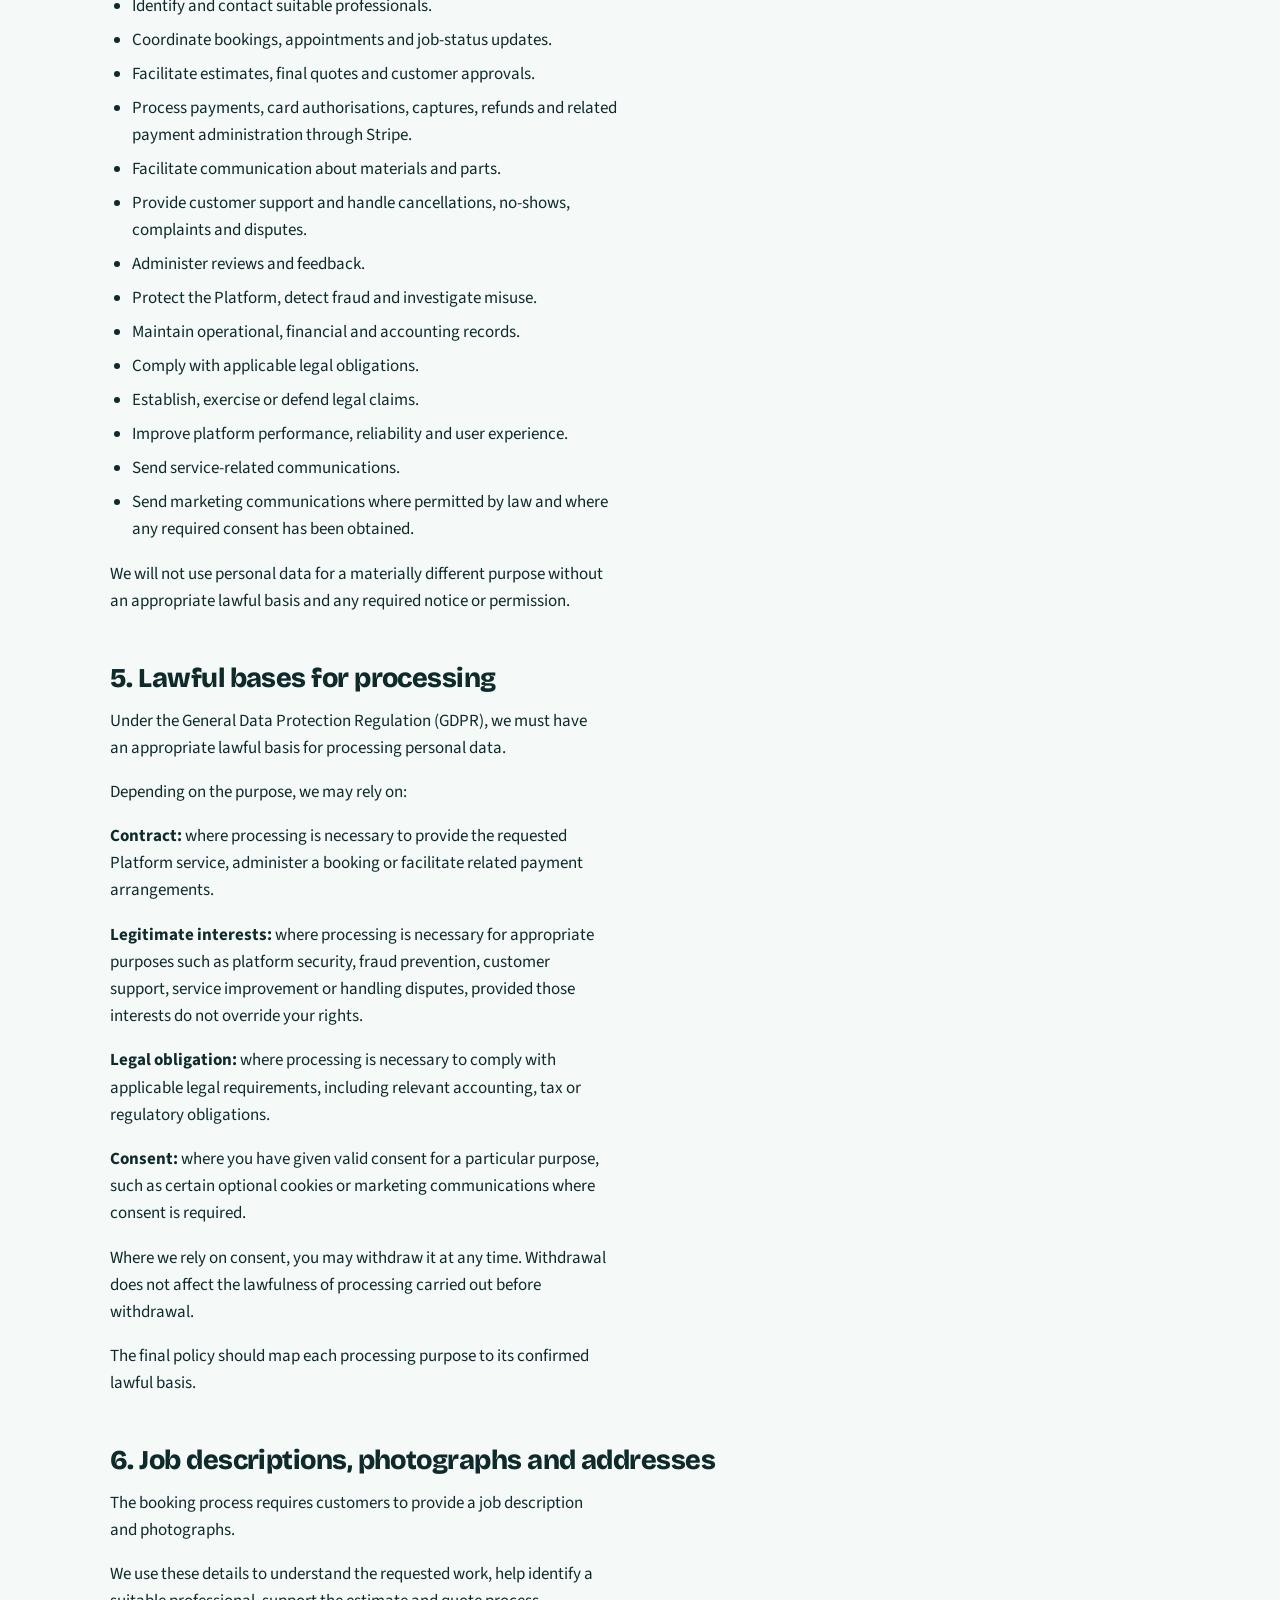
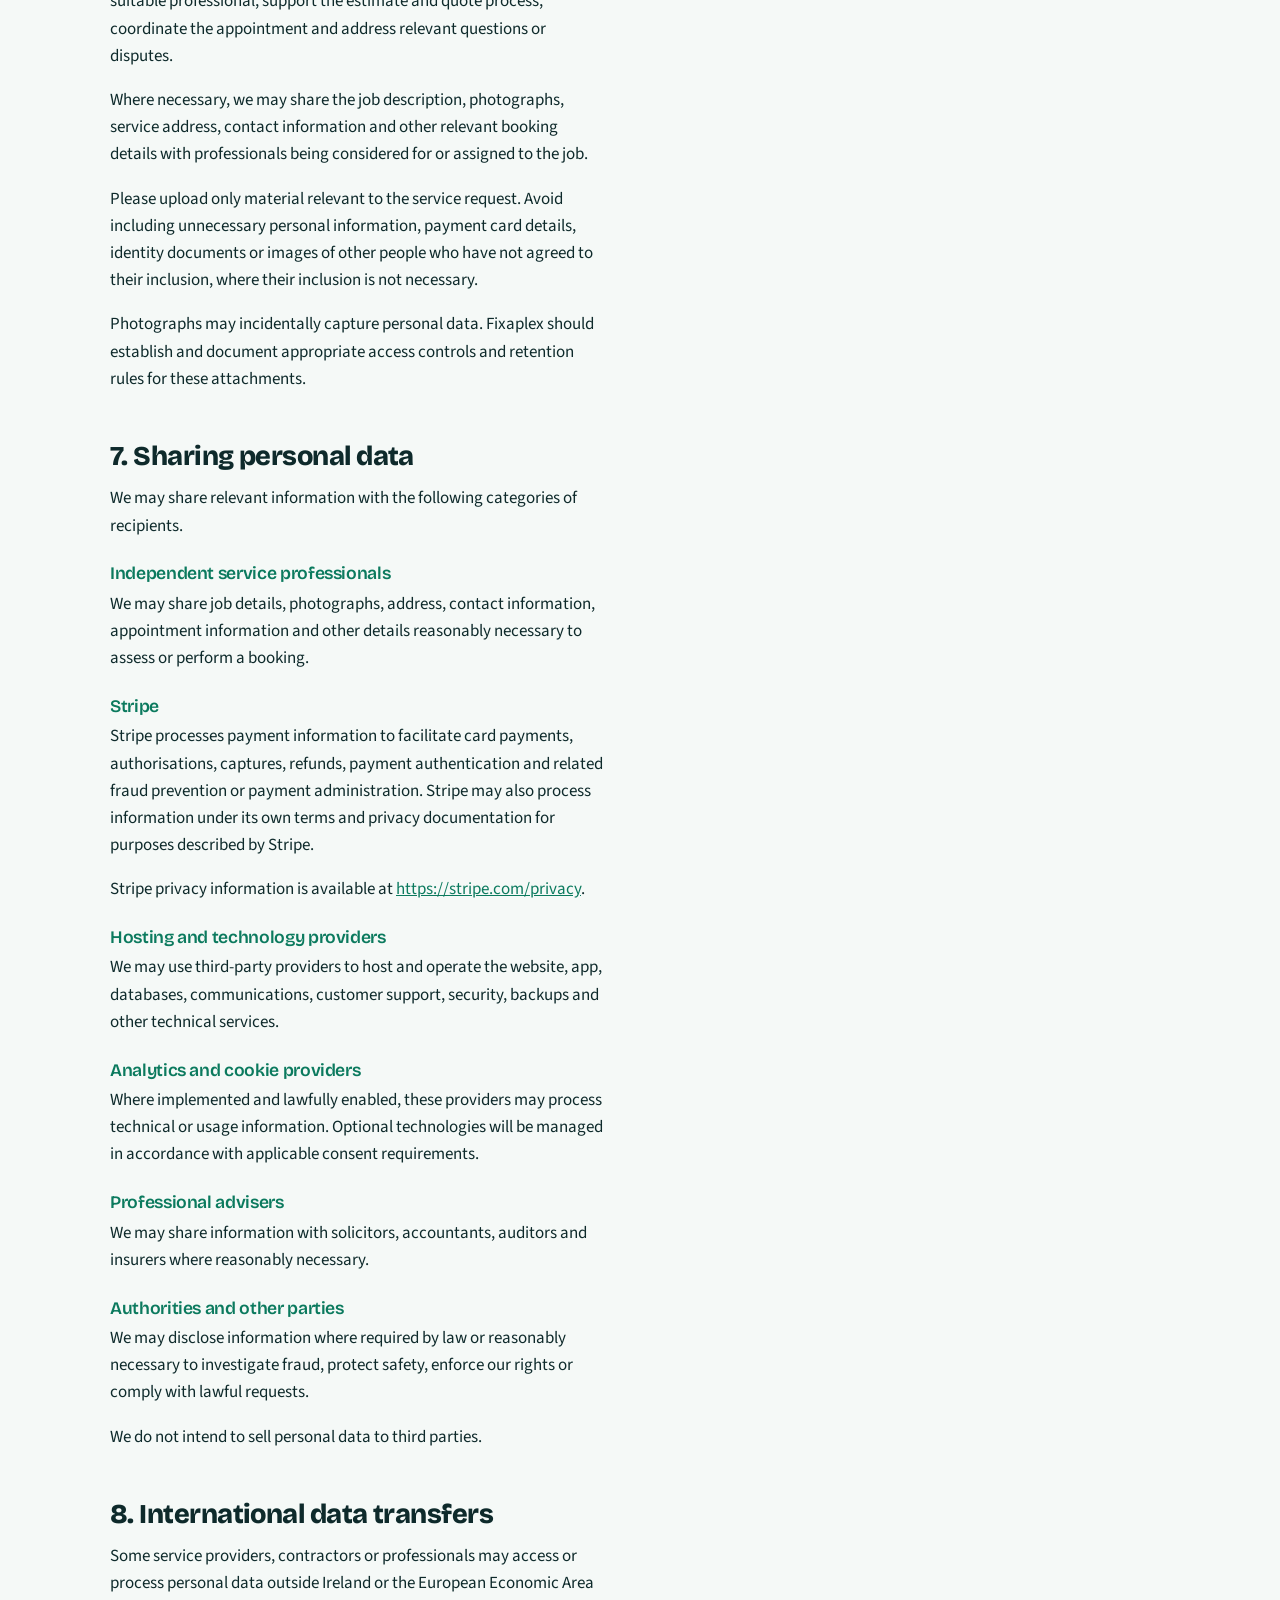
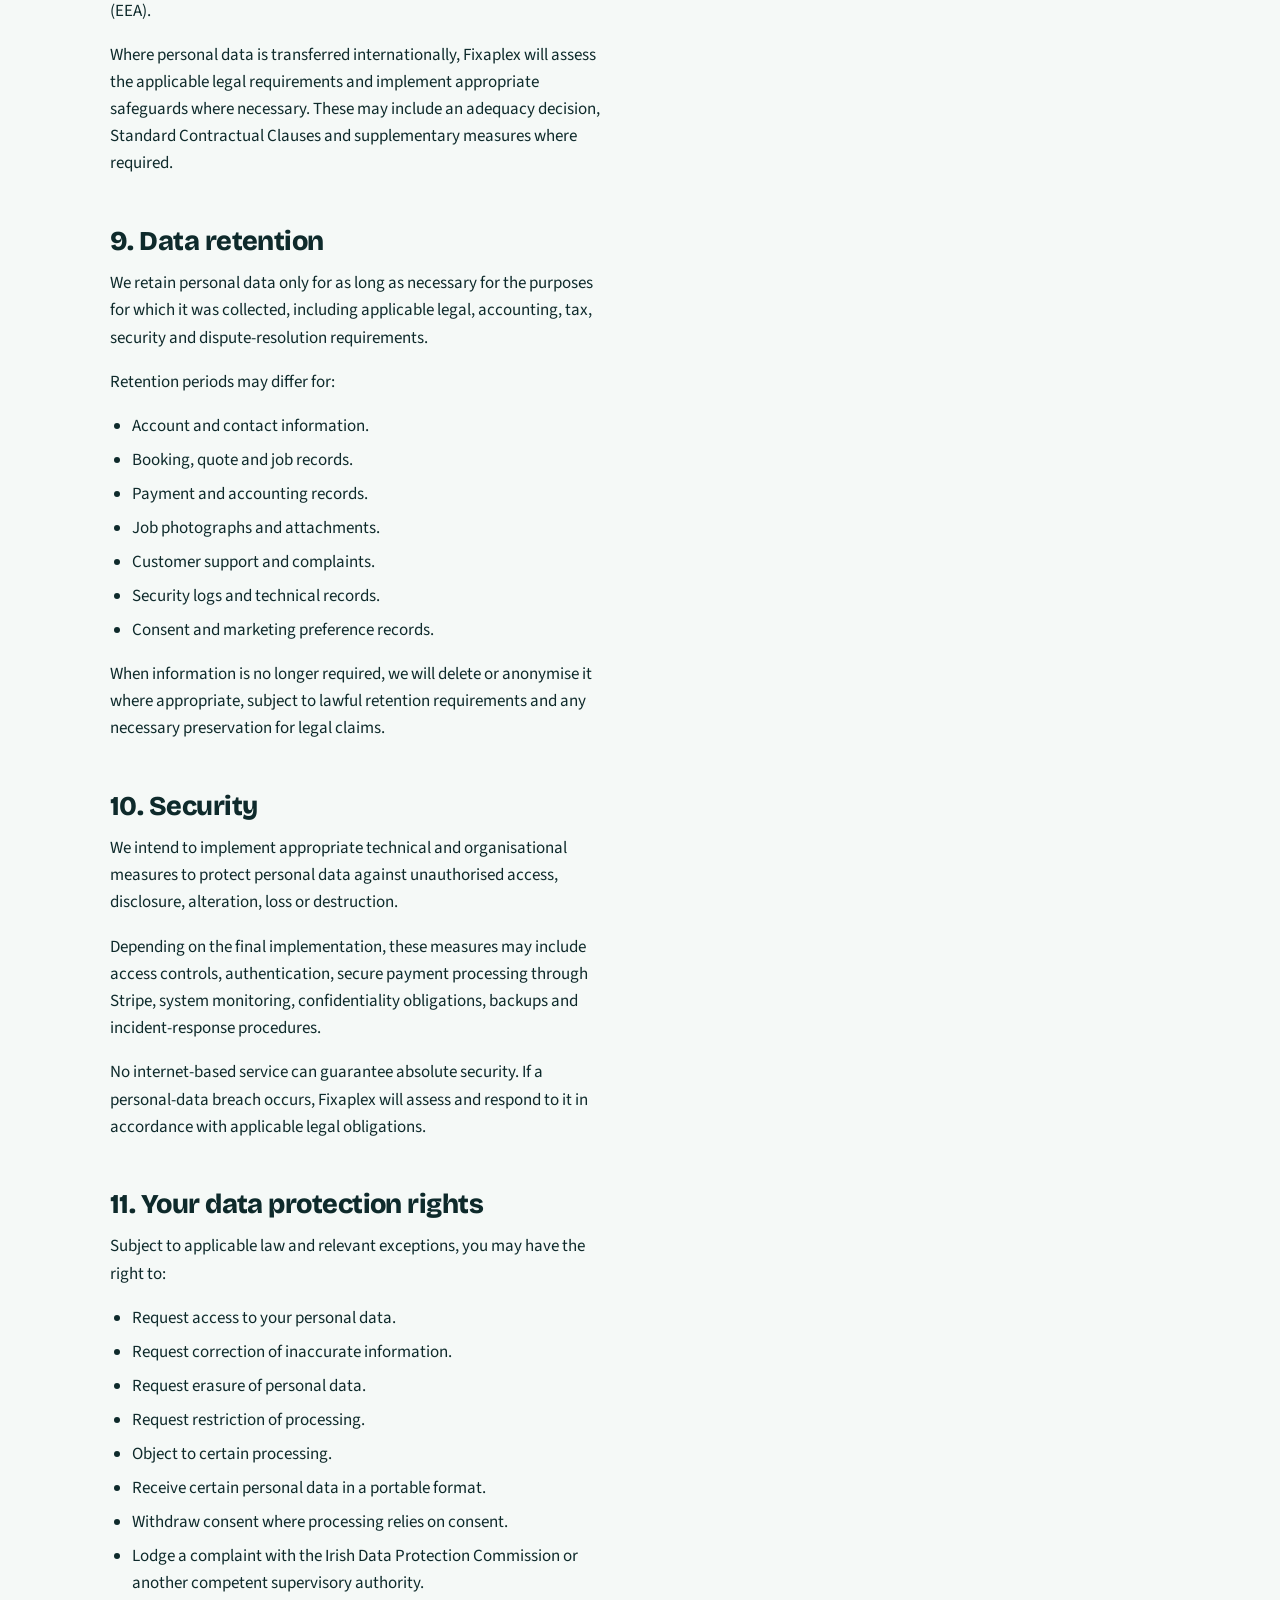
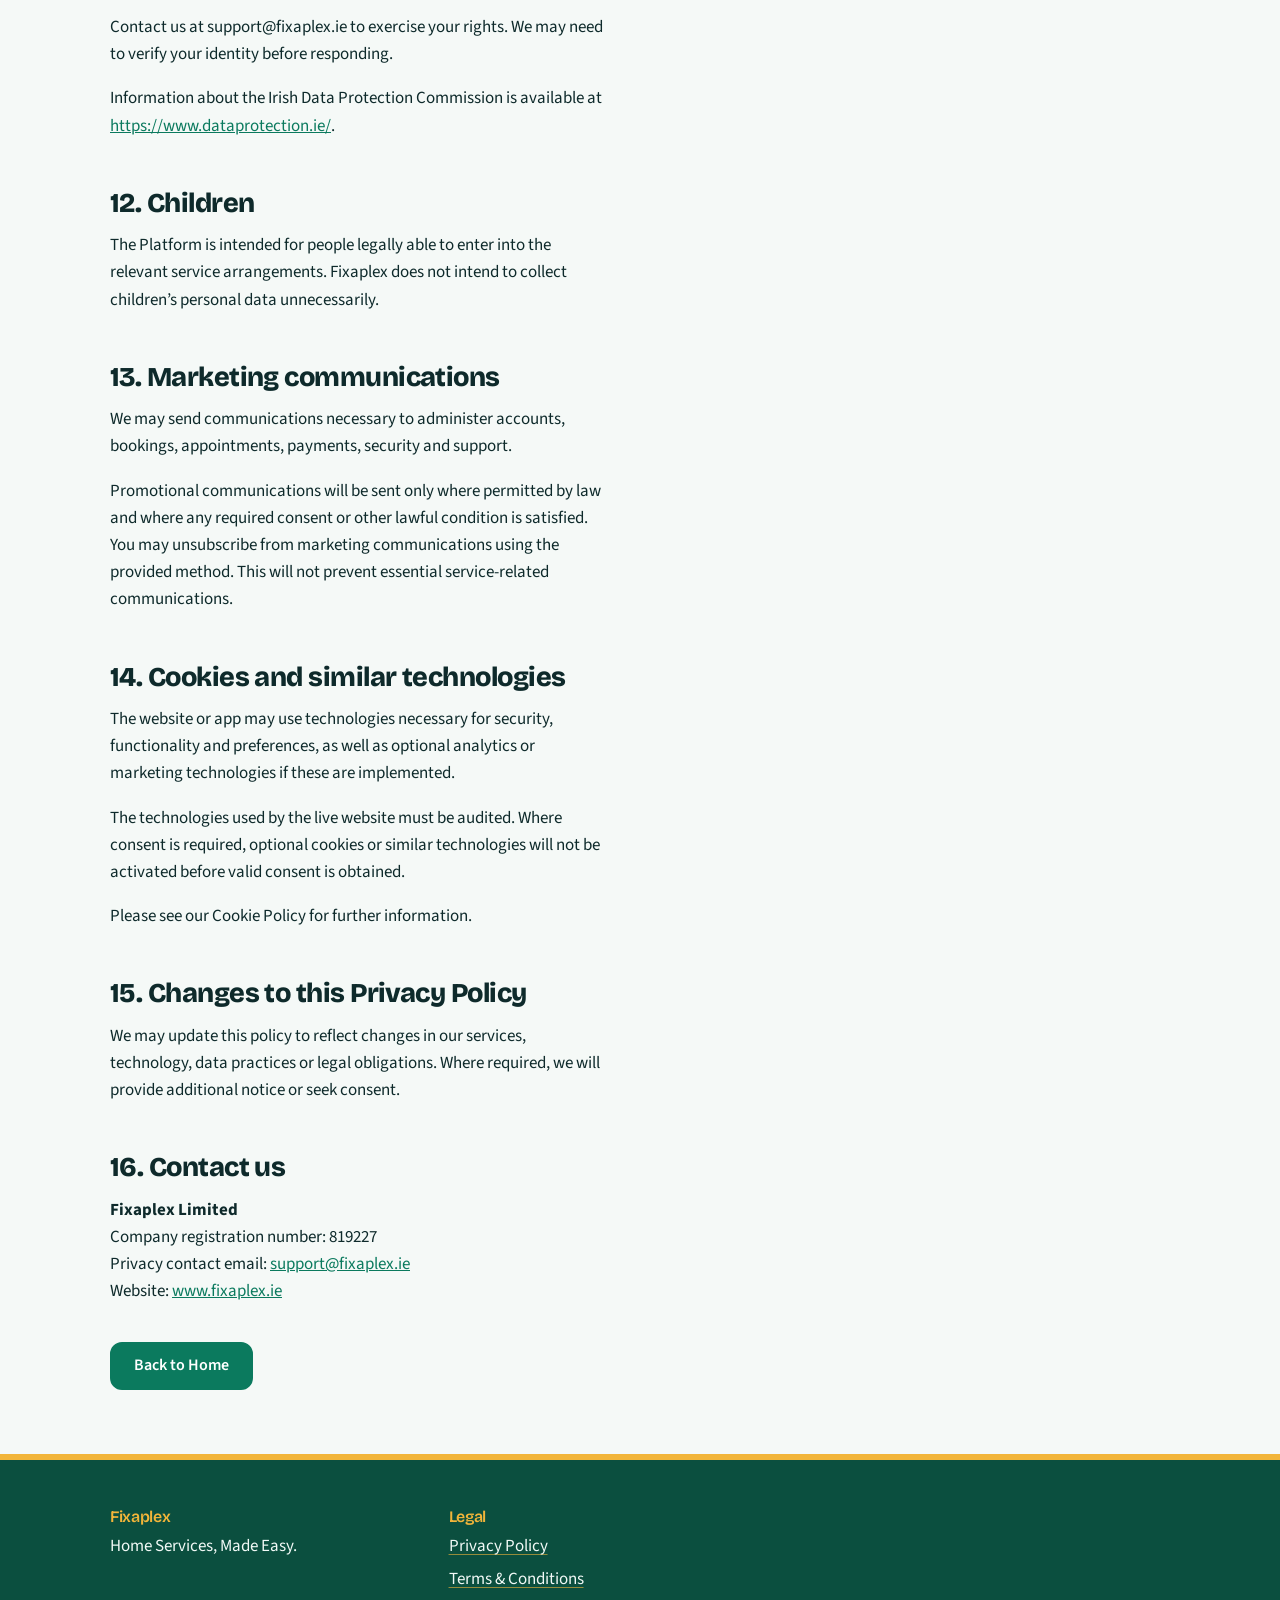
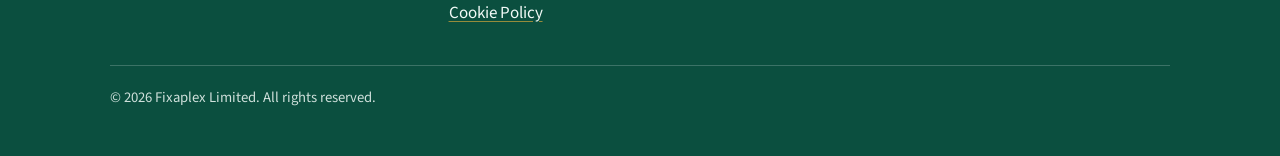
<file: privacy.html>
<!DOCTYPE html>
<html lang="en-IE">
<head>
<meta charset="utf-8">
<meta name="viewport" content="width=device-width, initial-scale=1, viewport-fit=cover">
<title>Privacy Policy | Fixaplex</title>
<meta name="robots" content="noindex">
<link rel="icon" href="img/WhatsApp Image 2026-10-07 at 10.31.33 AM.jpeg" type="image/png">
<link rel="stylesheet" href="https://fonts.googleapis.com/css2?family=Bricolage+Grotesque:wght@600;800&family=Source+Sans+3:wght@400;600&display=swap">
<link rel="stylesheet" href="css/styles.css">
</head>
<body>
<header>
 <div class="wrap bar">
  <a class="logo" href="index.html" aria-label="Fixaplex home"><img src="img/WhatsApp Image 2026-10-07 at 10.31.33 AM.jpeg" alt="" width="44" height="44"><span>Fix<b>aplex</b></span></a>
  <a class="btn ghost" href="index.html">Back to Home</a>
 </div>
</header>
<main>
 <section class="wrap legal">
  <h1>Privacy Policy</h1>
  <div class="legal-body">
<h2>1. Who we are</h2>
<p>Fixaplex Limited (“Fixaplex”, “we”, “us” or “our”) operates a digital
marketplace that connects customers seeking home services with
independent service professionals.</p>
<p>Our initial service categories are plumbing, electrical work,
handyman services and cleaning in selected Dublin areas, subject to
service availability.</p>
<p>Through the Fixaplex website and mobile application, customers may
submit service requests, provide job descriptions and photographs,
request bookings, review estimates and quotes, approve proposed work and
materials, receive job-status updates and make payments.</p>
<h3>Company details</h3>
<h2>2. Our role</h2>
<p>Fixaplex operates the Platform as a digital marketplace intermediary
intended to connect customers with independent service professionals and
facilitate the booking process.</p>
<p>Professionals may be separate businesses or self-employed individuals
responsible for providing the services they agree to undertake. The
precise contractual responsibilities of Fixaplex and the professional
will be explained in the applicable terms and conditions.</p>
<p>Fixaplex acts as a data controller for personal data it processes to
operate, administer, secure and improve the Platform. Depending on the
circumstances, professionals and third-party providers may have their
own data protection responsibilities. Their status as controllers, joint
controllers or processors must be determined by reference to their
actual activities and arrangements with Fixaplex.</p>
<h2>3. Personal data we collect</h2>
<p>The information we collect depends on how you use the Platform.</p>
<h3>3.1 Account and contact information</h3>
<p>This may include your name, email address, telephone number, account
identifiers, authentication information, and communication
preferences.</p>
<h3>3.2 Booking and job information</h3>
<p>We may collect:</p>
<ul>
<li><p>Service category and description of the requested work.</p></li>
<li><p>Service address and Eircode.</p></li>
<li><p>Requested appointment date and time.</p></li>
<li><p>Photographs uploaded to explain the job.</p></li>
<li><p>Booking requests, acceptance or rejection, and appointment
status.</p></li>
<li><p>Estimate and quote information, including customer approval or
rejection.</p></li>
<li><p>Information about materials or parts proposed for the
job.</p></li>
<li><p>Job progress and completion information.</p></li>
<li><p>Relevant messages, complaints, support enquiries and dispute
records.</p></li>
</ul>
<h3>3.3 Payment information processed through Stripe</h3>
<p>Fixaplex uses <strong>Stripe as its payment provider</strong>.</p>
<p>When you make a payment or provide a card authorisation, Stripe
processes the payment information required for the transaction.
Depending on the integration, Fixaplex may receive information such as
transaction references, payment amounts, payment status, card brand,
authorisation or capture status, refund information and payment-failure
details.</p>
<p>Full card details are intended to be handled by Stripe’s payment
infrastructure rather than stored directly by Fixaplex.</p>
<p>Payment processing may include:</p>
<ul>
<li><p>The initial €25 booking payment.</p></li>
<li><p>A temporary card authorisation for the remaining amount required
to cover the applicable estimate limit.</p></li>
<li><p>Capture of the final approved amount, taking account of the
initial payment.</p></li>
<li><p>Release of any unused authorised amount.</p></li>
<li><p>Refunds, failed transactions and payment disputes.</p></li>
</ul>
<p>A card authorisation is not necessarily a completed charge. Your bank
may temporarily reduce your available balance or credit while the
authorisation remains in place.</p>
<h3>3.4 Professional information</h3>
<p>If you register as a service professional, we may collect your name,
contact details, business information, service categories, service
areas, availability, relevant qualification or registration details,
verification information, booking history, reviews and information
needed to administer payments or payouts.</p>
<h3>3.5 Technical and usage information</h3>
<p>Depending on the technologies deployed, we may collect IP address,
device and browser information, operating-system and app-version
details, log records, security events, diagnostic information and
information about how users interact with the Platform.</p>
<h3>3.6 Customer support and feedback</h3>
<p>We may process information you provide when contacting support,
reporting an issue, disputing a transaction, submitting a complaint or
leaving a review.</p>
<h2>4. How we use personal data</h2>
<p>We may use personal data to:</p>
<ul>
<li><p>Create and administer accounts.</p></li>
<li><p>Receive and process service requests.</p></li>
<li><p>Identify and contact suitable professionals.</p></li>
<li><p>Coordinate bookings, appointments and job-status
updates.</p></li>
<li><p>Facilitate estimates, final quotes and customer
approvals.</p></li>
<li><p>Process payments, card authorisations, captures, refunds and
related payment administration through Stripe.</p></li>
<li><p>Facilitate communication about materials and parts.</p></li>
<li><p>Provide customer support and handle cancellations, no-shows,
complaints and disputes.</p></li>
<li><p>Administer reviews and feedback.</p></li>
<li><p>Protect the Platform, detect fraud and investigate
misuse.</p></li>
<li><p>Maintain operational, financial and accounting records.</p></li>
<li><p>Comply with applicable legal obligations.</p></li>
<li><p>Establish, exercise or defend legal claims.</p></li>
<li><p>Improve platform performance, reliability and user
experience.</p></li>
<li><p>Send service-related communications.</p></li>
<li><p>Send marketing communications where permitted by law and where
any required consent has been obtained.</p></li>
</ul>
<p>We will not use personal data for a materially different purpose
without an appropriate lawful basis and any required notice or
permission.</p>
<h2>5. Lawful bases for processing</h2>
<p>Under the General Data Protection Regulation (GDPR), we must have an
appropriate lawful basis for processing personal data.</p>
<p>Depending on the purpose, we may rely on:</p>
<p><strong>Contract:</strong> where processing is necessary to provide
the requested Platform service, administer a booking or facilitate
related payment arrangements.</p>
<p><strong>Legitimate interests:</strong> where processing is necessary
for appropriate purposes such as platform security, fraud prevention,
customer support, service improvement or handling disputes, provided
those interests do not override your rights.</p>
<p><strong>Legal obligation:</strong> where processing is necessary to
comply with applicable legal requirements, including relevant
accounting, tax or regulatory obligations.</p>
<p><strong>Consent:</strong> where you have given valid consent for a
particular purpose, such as certain optional cookies or marketing
communications where consent is required.</p>
<p>Where we rely on consent, you may withdraw it at any time. Withdrawal
does not affect the lawfulness of processing carried out before
withdrawal.</p>
<p>The final policy should map each processing purpose to its confirmed
lawful basis.</p>
<h2>6. Job descriptions, photographs and addresses</h2>
<p>The booking process requires customers to provide a job description
and photographs.</p>
<p>We use these details to understand the requested work, help identify
a suitable professional, support the estimate and quote process,
coordinate the appointment and address relevant questions or
disputes.</p>
<p>Where necessary, we may share the job description, photographs,
service address, contact information and other relevant booking details
with professionals being considered for or assigned to the job.</p>
<p>Please upload only material relevant to the service request. Avoid
including unnecessary personal information, payment card details,
identity documents or images of other people who have not agreed to
their inclusion, where their inclusion is not necessary.</p>
<p>Photographs may incidentally capture personal data. Fixaplex should
establish and document appropriate access controls and retention rules
for these attachments.</p>
<h2>7. Sharing personal data</h2>
<p>We may share relevant information with the following categories of
recipients.</p>
<h3>Independent service professionals</h3>
<p>We may share job details, photographs, address, contact information,
appointment information and other details reasonably necessary to assess
or perform a booking.</p>
<h3>Stripe</h3>
<p>Stripe processes payment information to facilitate card payments,
authorisations, captures, refunds, payment authentication and related
fraud prevention or payment administration. Stripe may also process
information under its own terms and privacy documentation for purposes
described by Stripe.</p>
<p>Stripe privacy information is available at <a
href="https://stripe.com/privacy"><u>https://stripe.com/privacy</u></a>.</p>
<h3>Hosting and technology providers</h3>
<p>We may use third-party providers to host and operate the website,
app, databases, communications, customer support, security, backups and
other technical services.</p>
<h3>Analytics and cookie providers</h3>
<p>Where implemented and lawfully enabled, these providers may process
technical or usage information. Optional technologies will be managed in
accordance with applicable consent requirements.</p>
<h3>Professional advisers</h3>
<p>We may share information with solicitors, accountants, auditors and
insurers where reasonably necessary.</p>
<h3>Authorities and other parties</h3>
<p>We may disclose information where required by law or reasonably
necessary to investigate fraud, protect safety, enforce our rights or
comply with lawful requests.</p>
<p>We do not intend to sell personal data to third parties.</p>
<h2>8. International data transfers</h2>
<p>Some service providers, contractors or professionals may access or
process personal data outside Ireland or the European Economic Area
(EEA).</p>
<p>Where personal data is transferred internationally, Fixaplex will
assess the applicable legal requirements and implement appropriate
safeguards where necessary. These may include an adequacy decision,
Standard Contractual Clauses and supplementary measures where
required.</p>
<h2>9. Data retention</h2>
<p>We retain personal data only for as long as necessary for the
purposes for which it was collected, including applicable legal,
accounting, tax, security and dispute-resolution requirements.</p>
<p>Retention periods may differ for:</p>
<ul>
<li><p>Account and contact information.</p></li>
<li><p>Booking, quote and job records.</p></li>
<li><p>Payment and accounting records.</p></li>
<li><p>Job photographs and attachments.</p></li>
<li><p>Customer support and complaints.</p></li>
<li><p>Security logs and technical records.</p></li>
<li><p>Consent and marketing preference records.</p></li>
</ul>
<p>When information is no longer required, we will delete or anonymise
it where appropriate, subject to lawful retention requirements and any
necessary preservation for legal claims.</p>
<h2>10. Security</h2>
<p>We intend to implement appropriate technical and organisational
measures to protect personal data against unauthorised access,
disclosure, alteration, loss or destruction.</p>
<p>Depending on the final implementation, these measures may include
access controls, authentication, secure payment processing through
Stripe, system monitoring, confidentiality obligations, backups and
incident-response procedures.</p>
<p>No internet-based service can guarantee absolute security. If a
personal-data breach occurs, Fixaplex will assess and respond to it in
accordance with applicable legal obligations.</p>
<h2>11. Your data protection rights</h2>
<p>Subject to applicable law and relevant exceptions, you may have the
right to:</p>
<ul>
<li><p>Request access to your personal data.</p></li>
<li><p>Request correction of inaccurate information.</p></li>
<li><p>Request erasure of personal data.</p></li>
<li><p>Request restriction of processing.</p></li>
<li><p>Object to certain processing.</p></li>
<li><p>Receive certain personal data in a portable format.</p></li>
<li><p>Withdraw consent where processing relies on consent.</p></li>
<li><p>Lodge a complaint with the Irish Data Protection Commission or
another competent supervisory authority.</p></li>
</ul>
<p>Contact us at support@fixaplex.ie to exercise your rights. We may
need to verify your identity before responding.</p>
<p>Information about the Irish Data Protection Commission is available
at <a
href="https://www.dataprotection.ie/"><u>https://www.dataprotection.ie/</u></a>.</p>
<h2>12. Children</h2>
<p>The Platform is intended for people legally able to enter into the
relevant service arrangements. Fixaplex does not intend to collect
children’s personal data unnecessarily.</p>
<h2>13. Marketing communications</h2>
<p>We may send communications necessary to administer accounts,
bookings, appointments, payments, security and support.</p>
<p>Promotional communications will be sent only where permitted by law
and where any required consent or other lawful condition is satisfied.
You may unsubscribe from marketing communications using the provided
method. This will not prevent essential service-related
communications.</p>
<h2>14. Cookies and similar technologies</h2>
<p>The website or app may use technologies necessary for security,
functionality and preferences, as well as optional analytics or
marketing technologies if these are implemented.</p>
<p>The technologies used by the live website must be audited. Where
consent is required, optional cookies or similar technologies will not
be activated before valid consent is obtained.</p>
<p>Please see our Cookie Policy for further information.</p>
<h2>15. Changes to this Privacy Policy</h2>
<p>We may update this policy to reflect changes in our services,
technology, data practices or legal obligations. Where required, we will
provide additional notice or seek consent.</p>
<h2>16. Contact us</h2>
<p><strong>Fixaplex Limited</strong><br />

Company registration number: 819227<br />
Privacy contact email: <a
href="mailto:support@fixaplex.ie">support@fixaplex.ie</a><br />
Website: <a href="http://www.fixaplex.ie" target="_blank" rel="noopener noreferrer">www.fixaplex.ie</a></p>
  </div>
  <a class="btn" href="index.html">Back to Home</a>
 </section>
</main>
<footer>
 <div class="wrap">
  <div class="cols">
   <div><h3>Fixaplex</h3><p>Home Services, Made Easy.</p></div>
   <div><h3>Legal</h3><ul><li><a href="privacy.html">Privacy Policy</a></li><li><a href="terms.html">Terms &amp; Conditions</a></li><li><a href="cookies.html">Cookie Policy</a></li></ul></div>
  </div>
  <p class="small">© 2026 Fixaplex Limited. All rights reserved.</p>
 </div>
</footer>
</body>
</html>
</file>
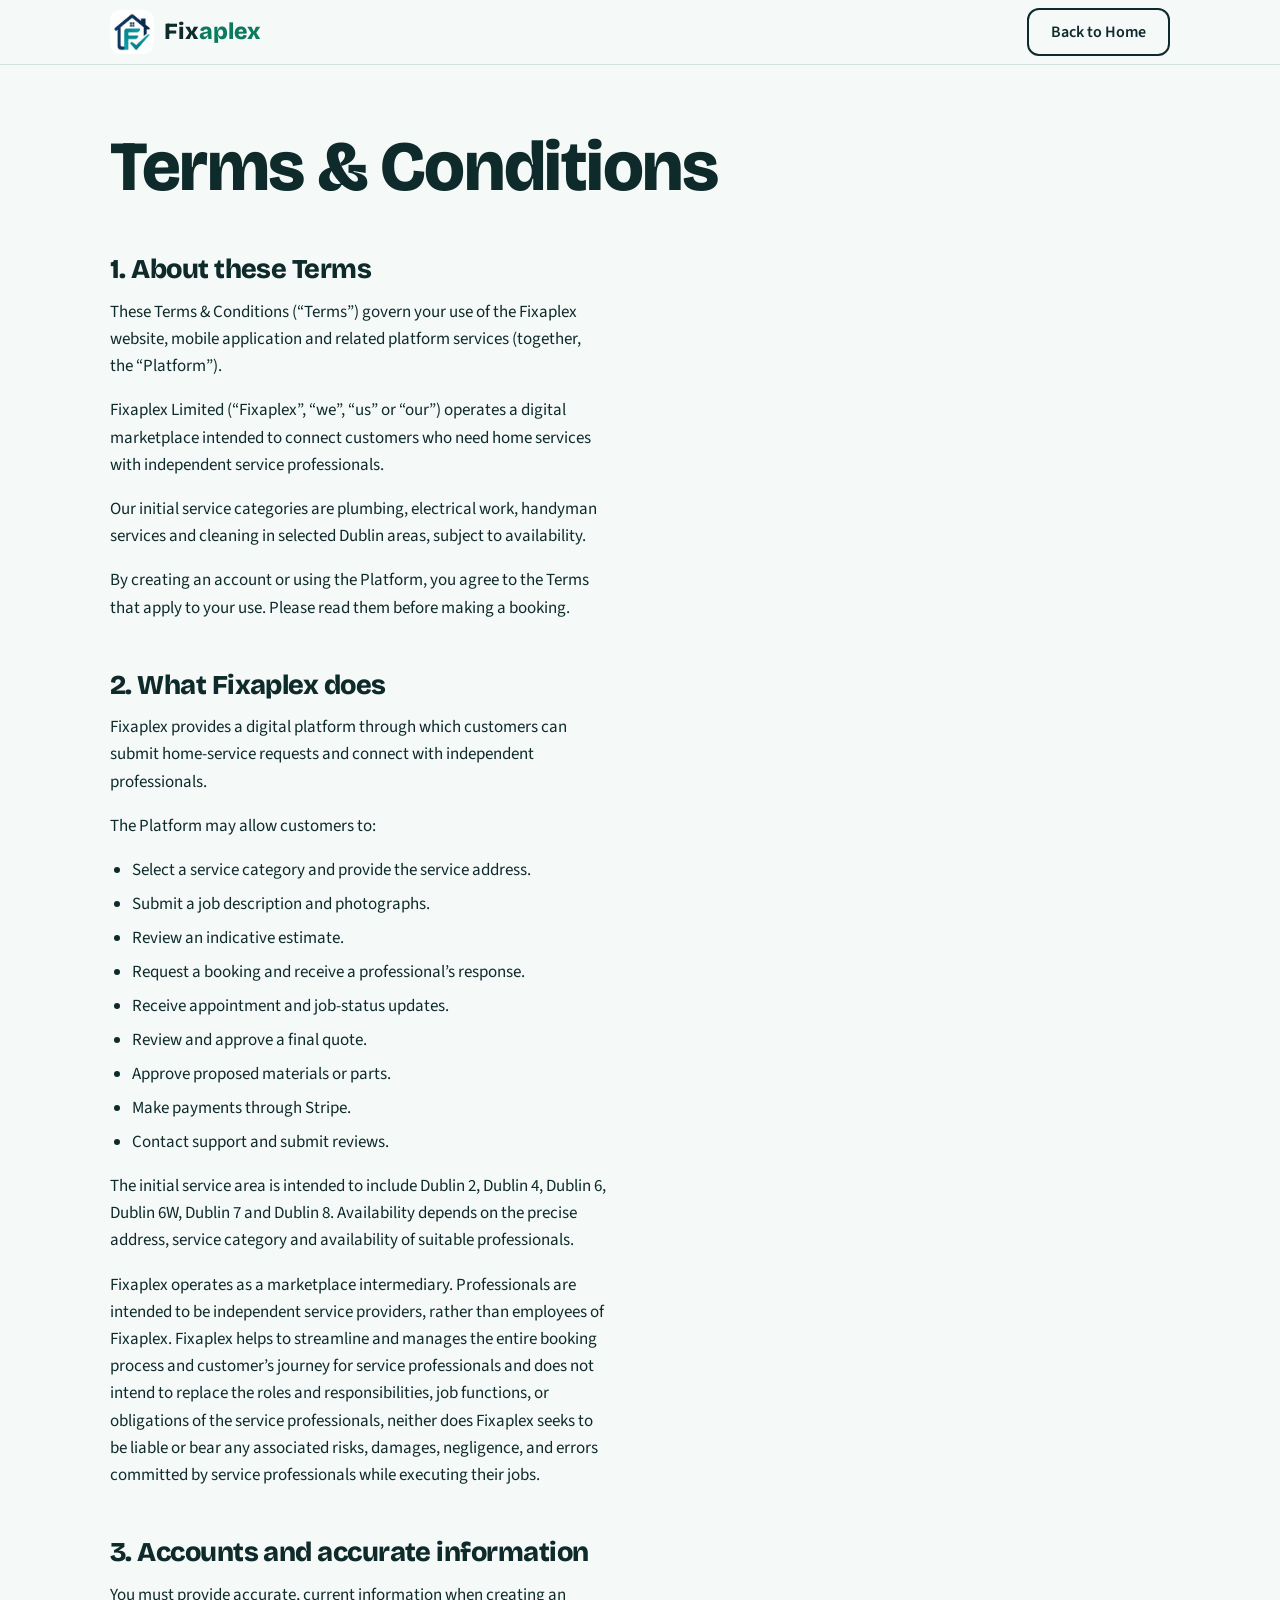
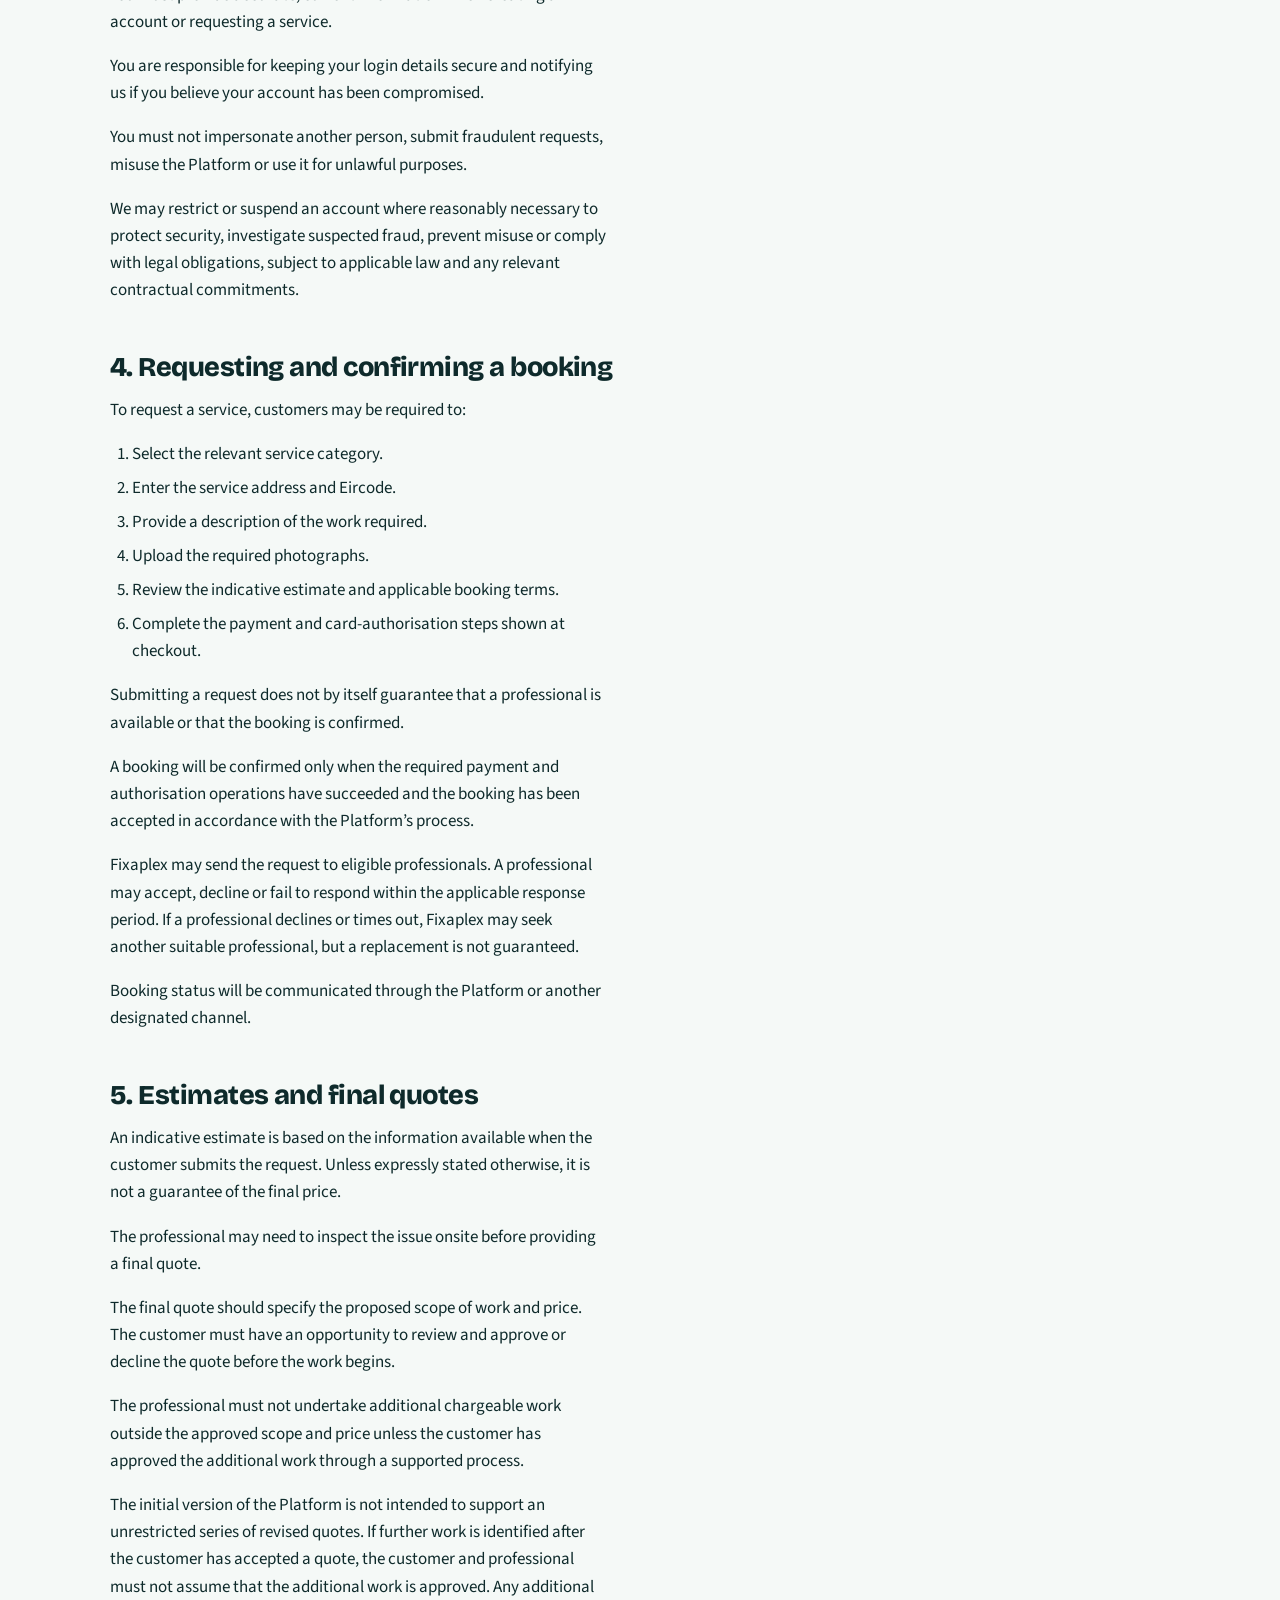
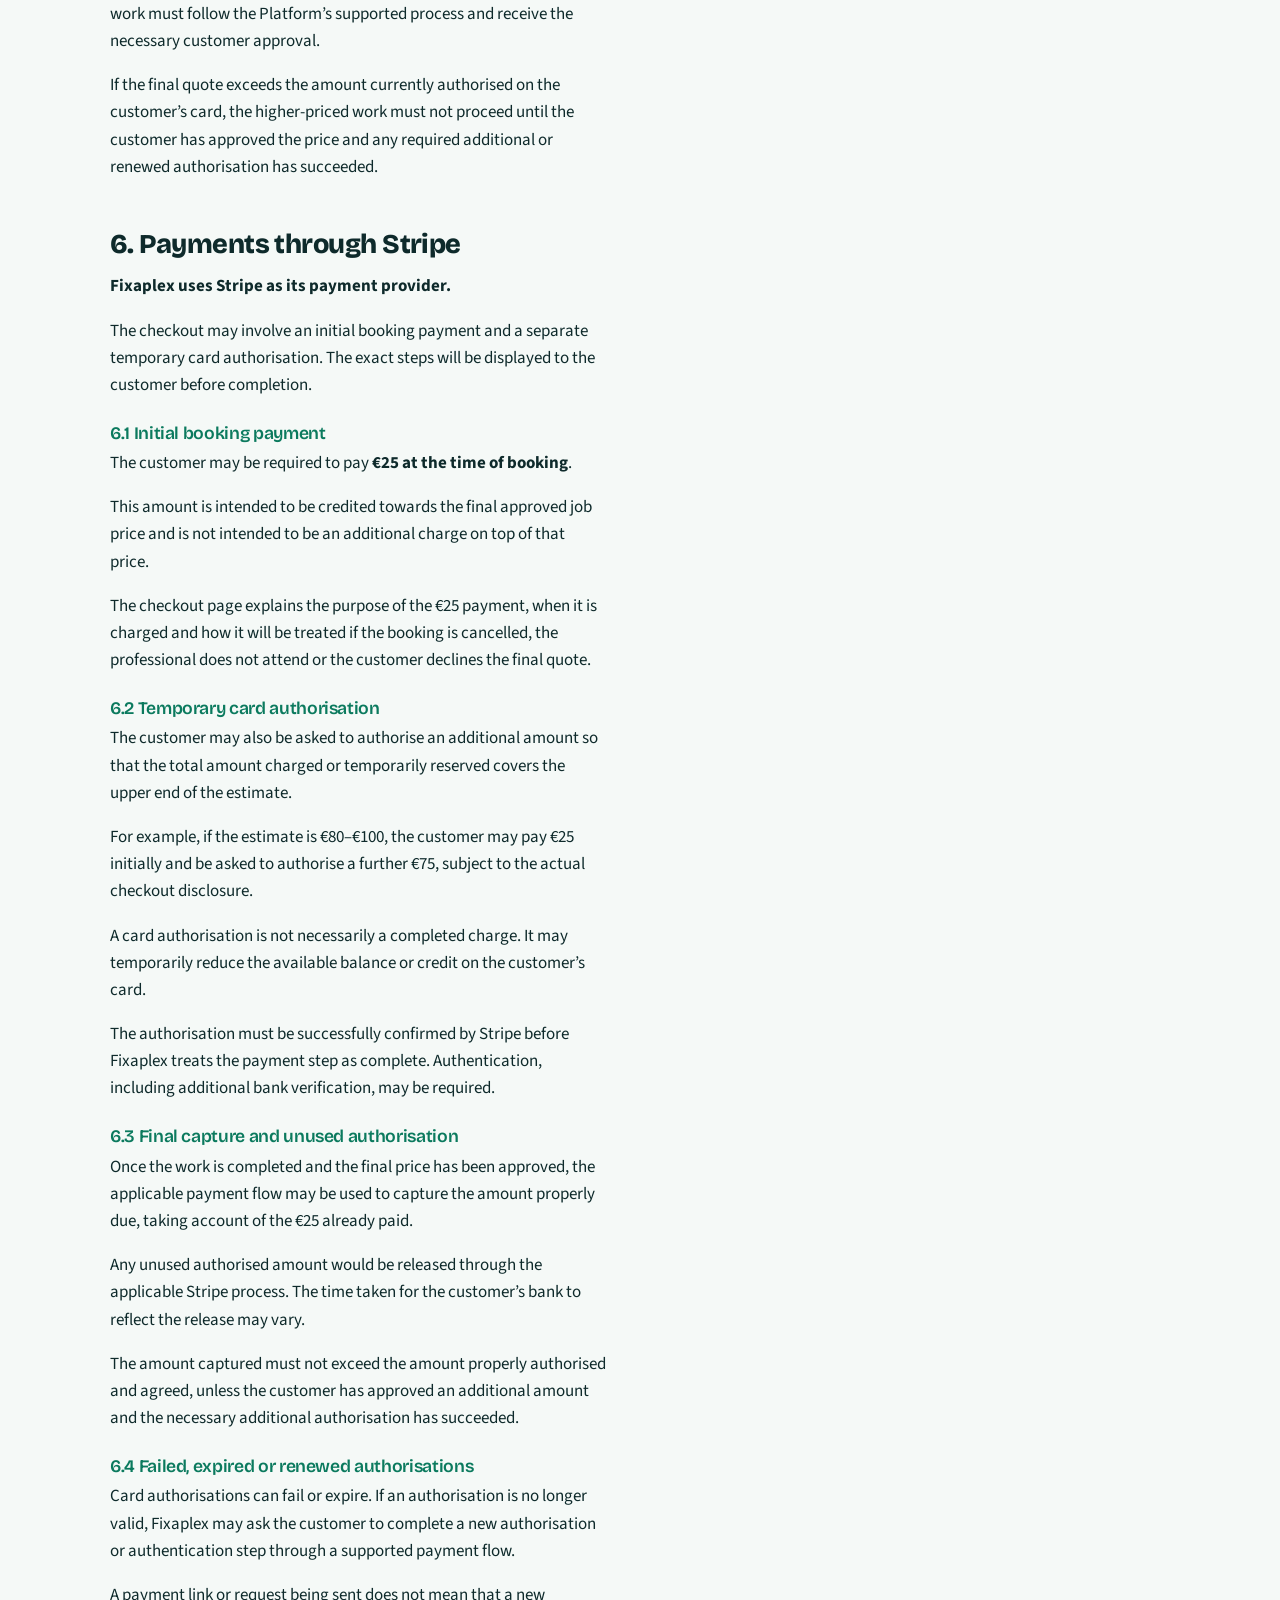
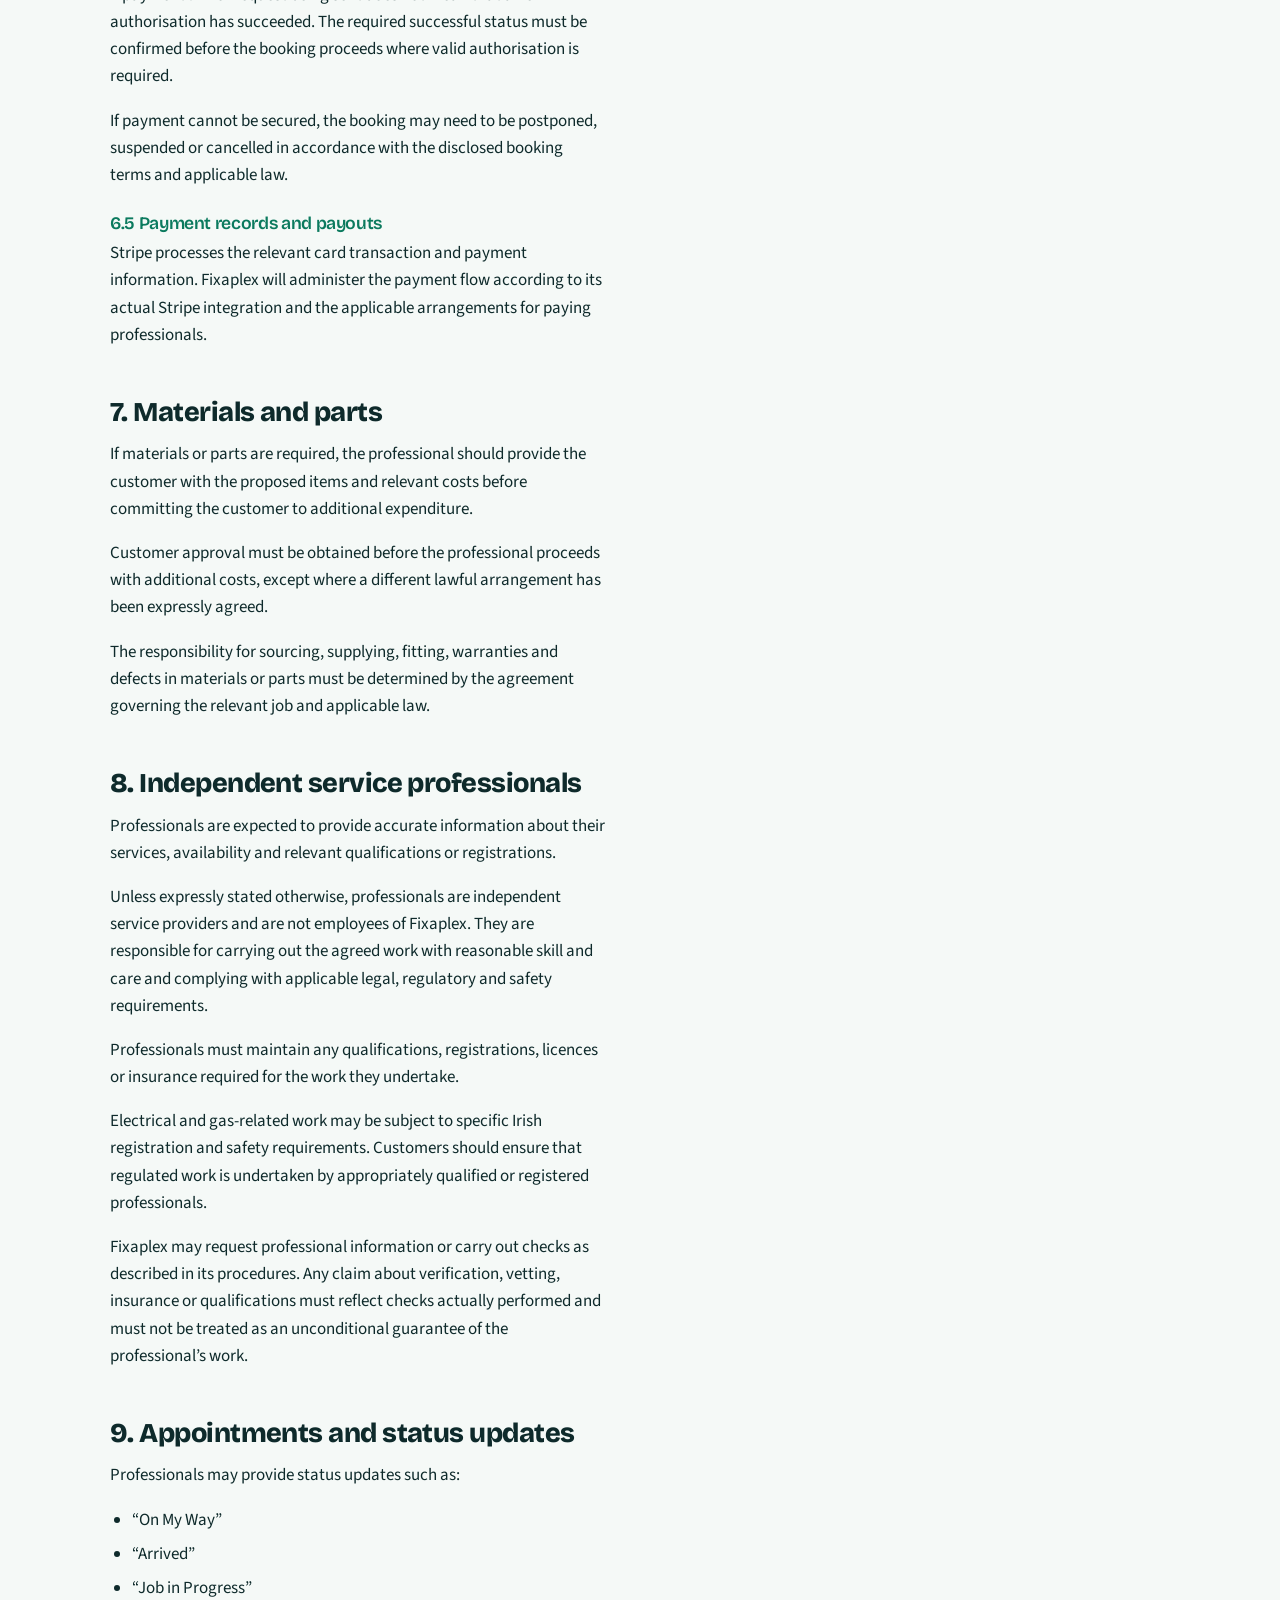
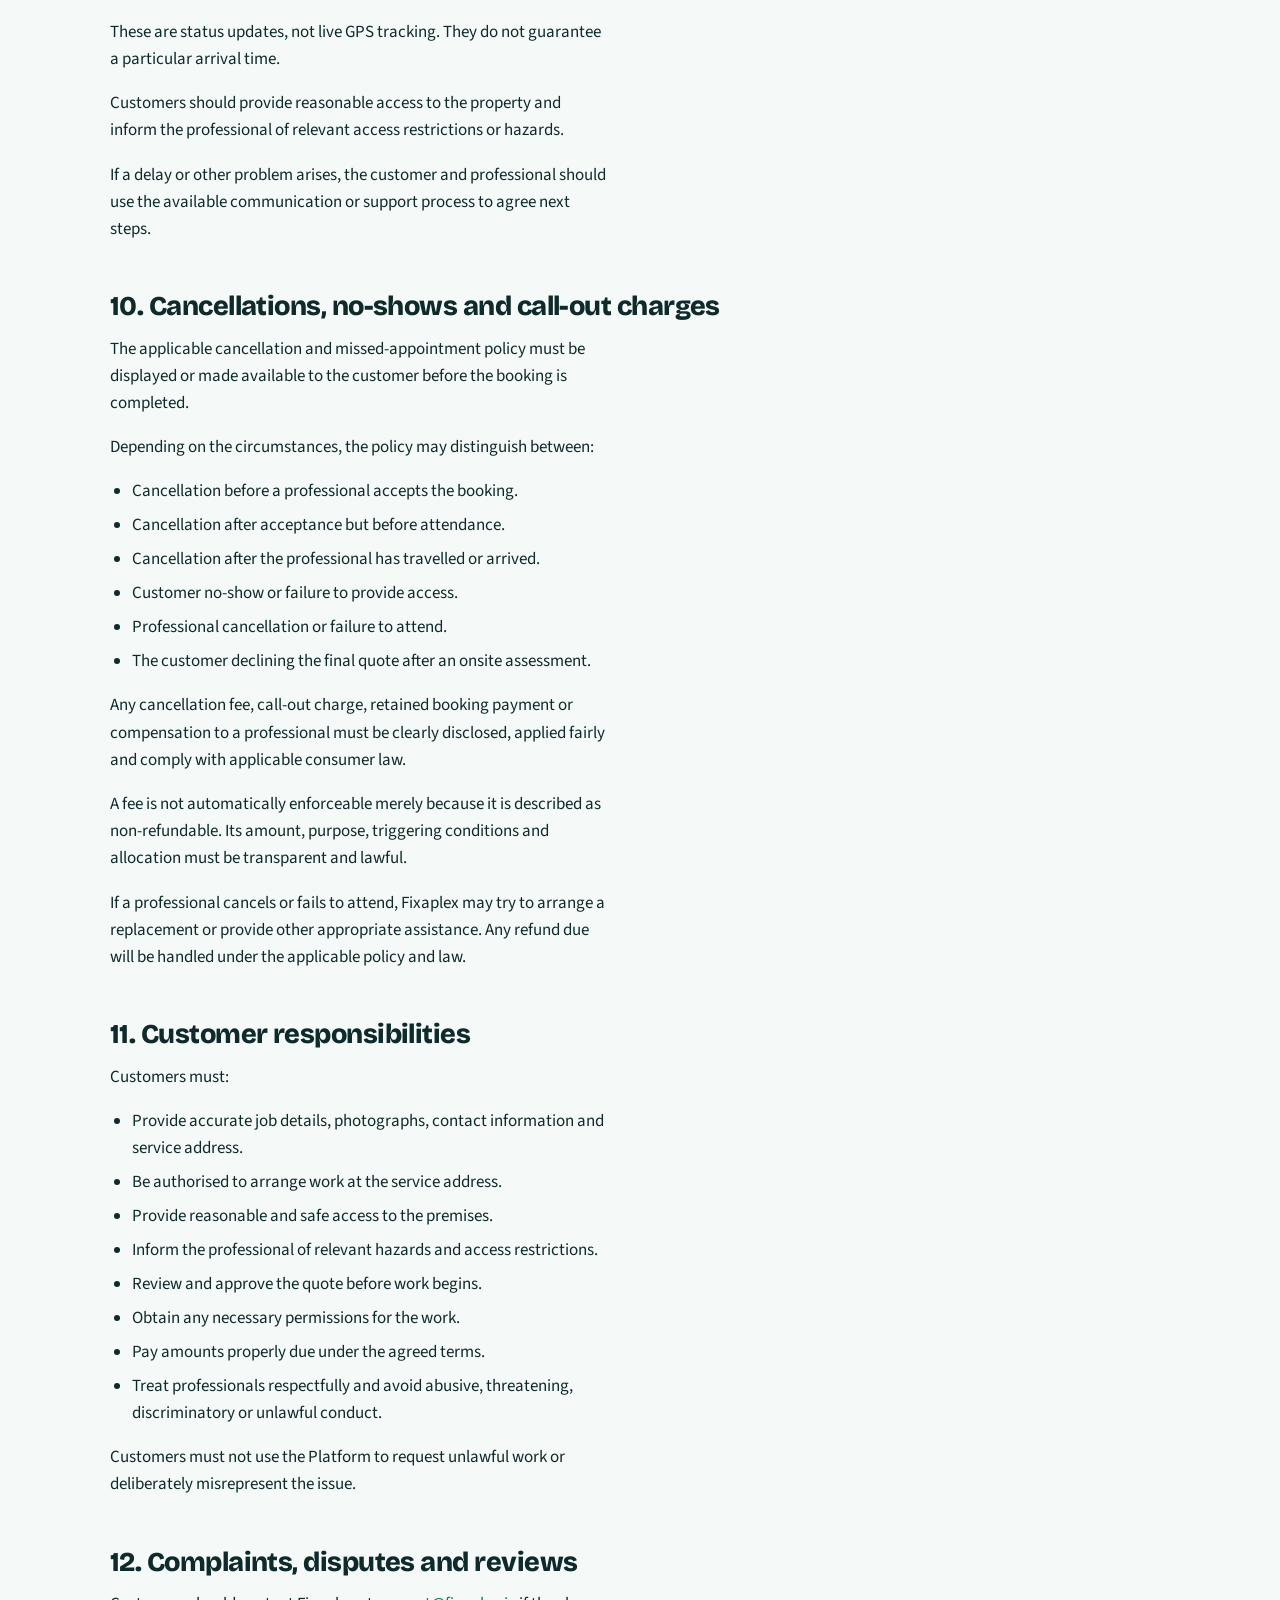
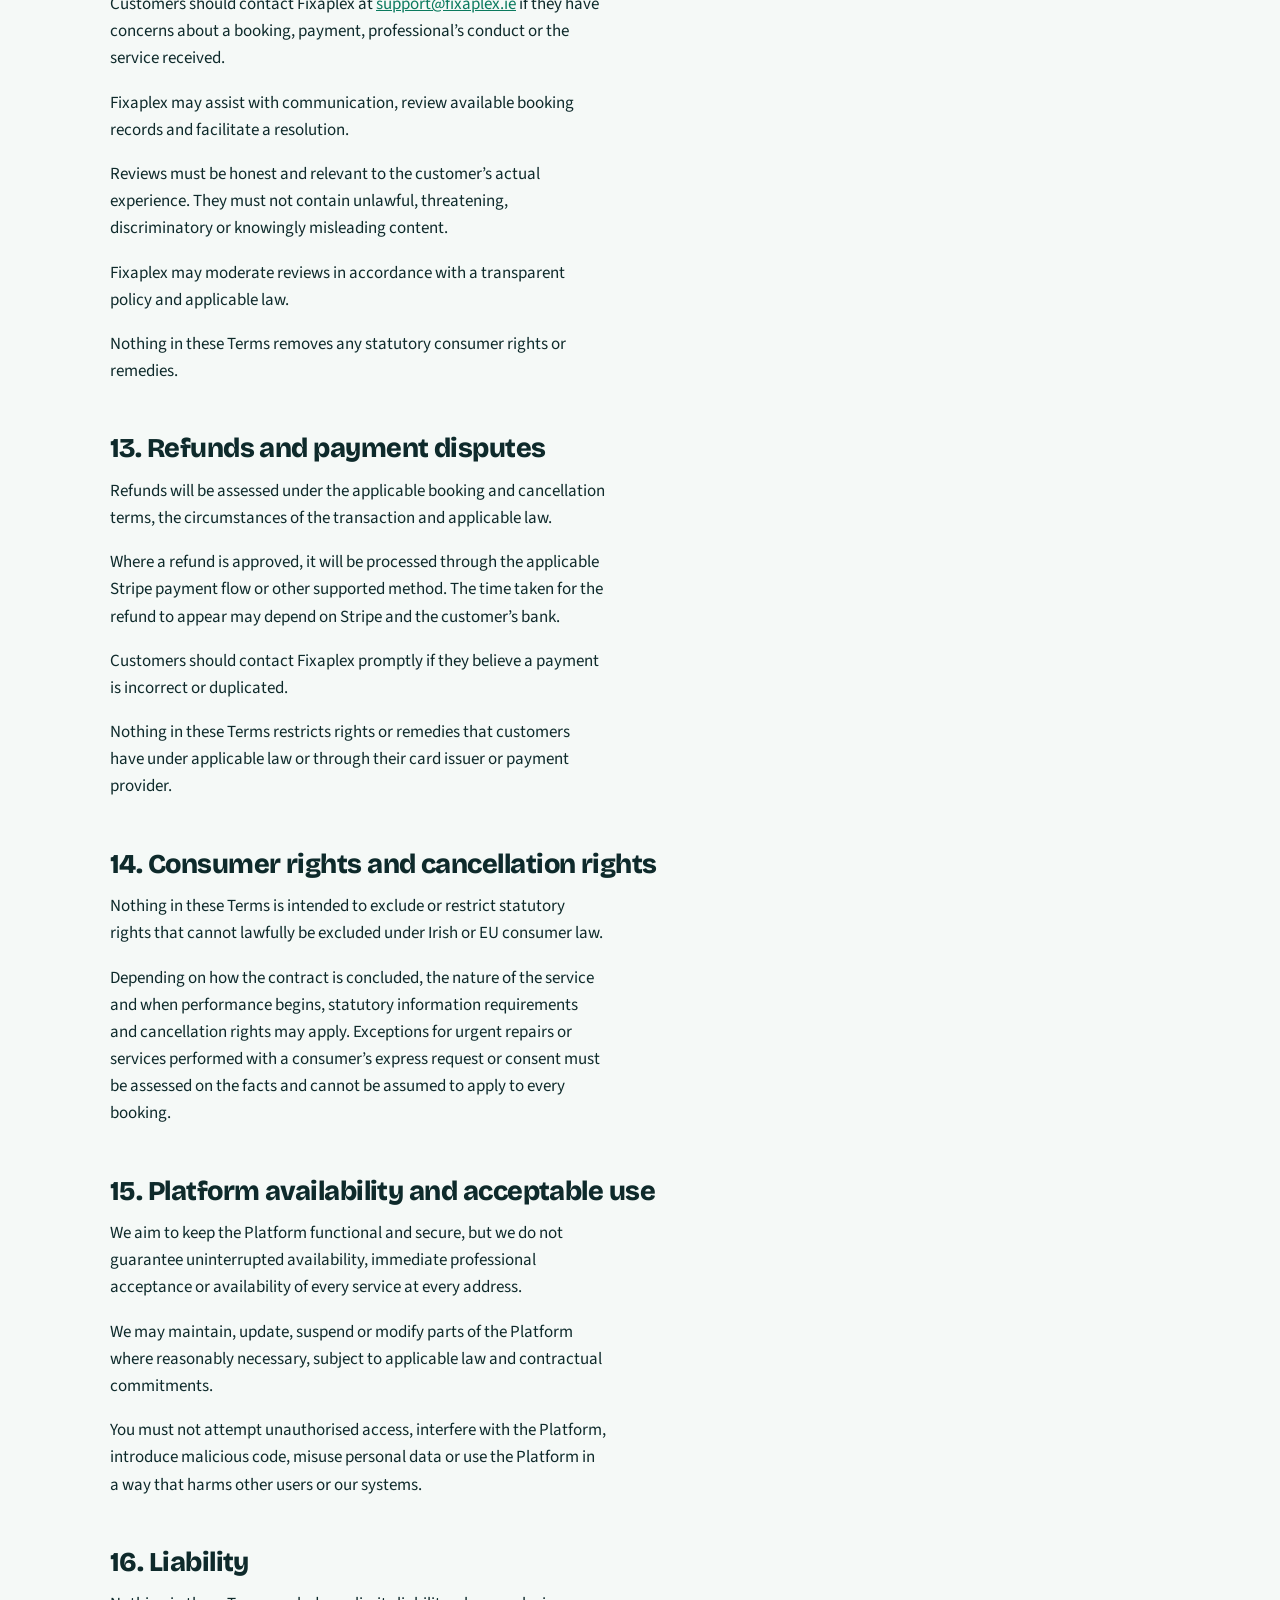
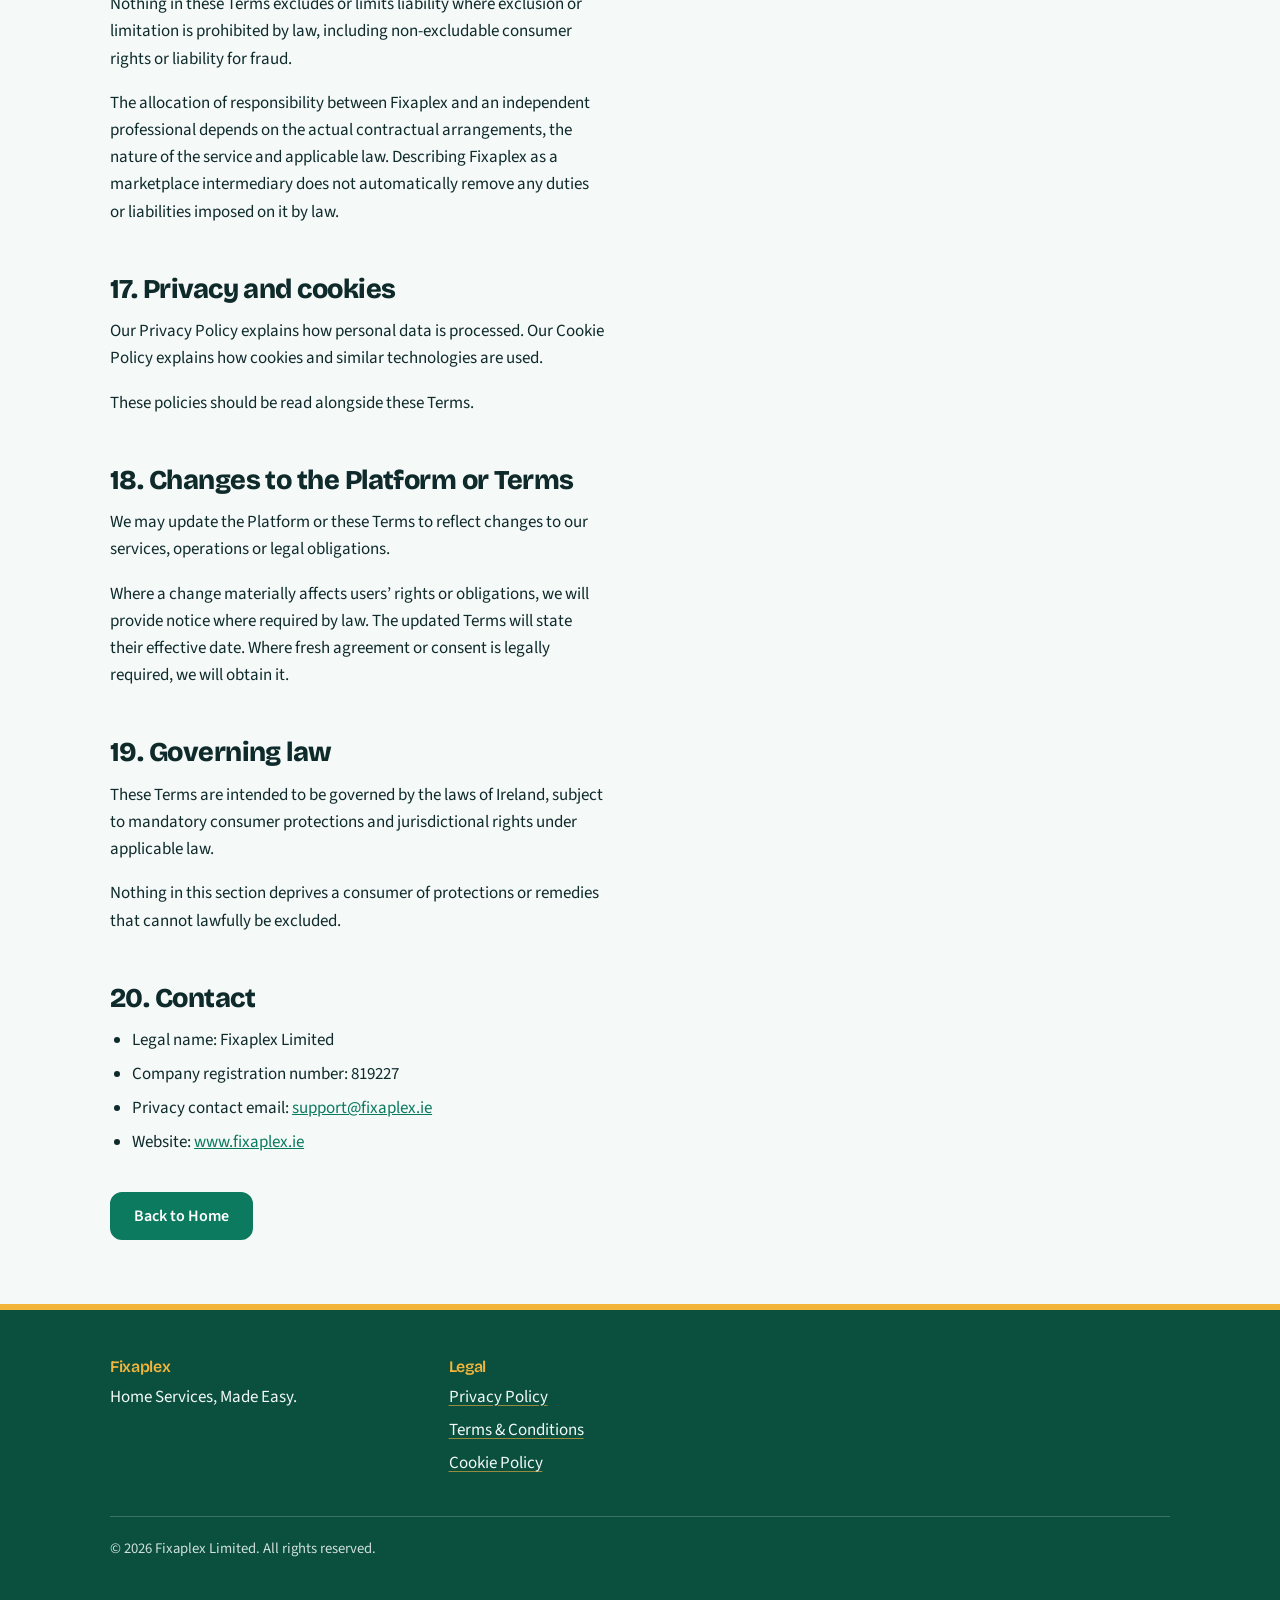
<file: terms.html>
<!DOCTYPE html>
<html lang="en-IE">
<head>
<meta charset="utf-8">
<meta name="viewport" content="width=device-width, initial-scale=1, viewport-fit=cover">
<title>Terms &amp; Conditions | Fixaplex</title>
<meta name="robots" content="noindex">
<link rel="icon" href="img/WhatsApp Image 2026-10-07 at 10.31.33 AM.jpeg" type="image/png">
<link rel="stylesheet" href="https://fonts.googleapis.com/css2?family=Bricolage+Grotesque:wght@600;800&family=Source+Sans+3:wght@400;600&display=swap">
<link rel="stylesheet" href="css/styles.css">
</head>
<body>
<header>
 <div class="wrap bar">
  <a class="logo" href="index.html" aria-label="Fixaplex home"><img src="img/WhatsApp Image 2026-10-07 at 10.31.33 AM.jpeg" alt="" width="44" height="44"><span>Fix<b>aplex</b></span></a>
  <a class="btn ghost" href="index.html">Back to Home</a>
 </div>
</header>
<main>
<section class="wrap legal">
  <h1>Terms &amp; Conditions</h1>
  <div class="legal-body">
<h2>1. About these Terms</h2>
<p>These Terms &amp; Conditions (“Terms”) govern your use of the
Fixaplex website, mobile application and related platform services
(together, the “Platform”).</p>
<p>Fixaplex Limited (“Fixaplex”, “we”, “us” or “our”) operates a digital
marketplace intended to connect customers who need home services with
independent service professionals.</p>
<p>Our initial service categories are plumbing, electrical work,
handyman services and cleaning in selected Dublin areas, subject to
availability.</p>
<p>By creating an account or using the Platform, you agree to the Terms
that apply to your use. Please read them before making a booking.</p>
<h2>2. What Fixaplex does</h2>
<p>Fixaplex provides a digital platform through which customers can
submit home-service requests and connect with independent
professionals.</p>
<p>The Platform may allow customers to:</p>
<ul>
<li><p>Select a service category and provide the service
address.</p></li>
<li><p>Submit a job description and photographs.</p></li>
<li><p>Review an indicative estimate.</p></li>
<li><p>Request a booking and receive a professional’s response.</p></li>
<li><p>Receive appointment and job-status updates.</p></li>
<li><p>Review and approve a final quote.</p></li>
<li><p>Approve proposed materials or parts.</p></li>
<li><p>Make payments through Stripe.</p></li>
<li><p>Contact support and submit reviews.</p></li>
</ul>
<p>The initial service area is intended to include Dublin 2, Dublin 4,
Dublin 6, Dublin 6W, Dublin 7 and Dublin 8. Availability depends on the
precise address, service category and availability of suitable
professionals.</p>
<p>Fixaplex operates as a marketplace intermediary. Professionals are
intended to be independent service providers, rather than employees of
Fixaplex. Fixaplex helps to streamline and manages the entire booking
process and customer’s journey for service professionals and does not
intend to replace the roles and responsibilities, job functions, or
obligations of the service professionals, neither does Fixaplex seeks to
be liable or bear any associated risks, damages, negligence, and errors
committed by service professionals while executing their jobs.</p>
<h2>3. Accounts and accurate information</h2>
<p>You must provide accurate, current information when creating an
account or requesting a service.</p>
<p>You are responsible for keeping your login details secure and
notifying us if you believe your account has been compromised.</p>
<p>You must not impersonate another person, submit fraudulent requests,
misuse the Platform or use it for unlawful purposes.</p>
<p>We may restrict or suspend an account where reasonably necessary to
protect security, investigate suspected fraud, prevent misuse or comply
with legal obligations, subject to applicable law and any relevant
contractual commitments.</p>
<h2>4. Requesting and confirming a booking</h2>
<p>To request a service, customers may be required to:</p>
<ol type="1">
<li><p>Select the relevant service category.</p></li>
<li><p>Enter the service address and Eircode.</p></li>
<li><p>Provide a description of the work required.</p></li>
<li><p>Upload the required photographs.</p></li>
<li><p>Review the indicative estimate and applicable booking
terms.</p></li>
<li><p>Complete the payment and card-authorisation steps shown at
checkout.</p></li>
</ol>
<p>Submitting a request does not by itself guarantee that a professional
is available or that the booking is confirmed.</p>
<p>A booking will be confirmed only when the required payment and
authorisation operations have succeeded and the booking has been
accepted in accordance with the Platform’s process.</p>
<p>Fixaplex may send the request to eligible professionals. A
professional may accept, decline or fail to respond within the
applicable response period. If a professional declines or times out,
Fixaplex may seek another suitable professional, but a replacement is
not guaranteed.</p>
<p>Booking status will be communicated through the Platform or another
designated channel.</p>
<h2>5. Estimates and final quotes</h2>
<p>An indicative estimate is based on the information available when the
customer submits the request. Unless expressly stated otherwise, it is
not a guarantee of the final price.</p>
<p>The professional may need to inspect the issue onsite before
providing a final quote.</p>
<p>The final quote should specify the proposed scope of work and price.
The customer must have an opportunity to review and approve or decline
the quote before the work begins.</p>
<p>The professional must not undertake additional chargeable work
outside the approved scope and price unless the customer has approved
the additional work through a supported process.</p>
<p>The initial version of the Platform is not intended to support an
unrestricted series of revised quotes. If further work is identified
after the customer has accepted a quote, the customer and professional
must not assume that the additional work is approved. Any additional
work must follow the Platform’s supported process and receive the
necessary customer approval.</p>
<p>If the final quote exceeds the amount currently authorised on the
customer’s card, the higher-priced work must not proceed until the
customer has approved the price and any required additional or renewed
authorisation has succeeded.</p>
<h2>6. Payments through Stripe</h2>
<p><strong>Fixaplex uses Stripe as its payment provider.</strong></p>
<p>The checkout may involve an initial booking payment and a separate
temporary card authorisation. The exact steps will be displayed to the
customer before completion.</p>
<h3>6.1 Initial booking payment</h3>
<p>The customer may be required to pay <strong>€25 at the time of
booking</strong>.</p>
<p>This amount is intended to be credited towards the final approved job
price and is not intended to be an additional charge on top of that
price.</p>
<p>The checkout page explains the purpose of the €25 payment, when it is
charged and how it will be treated if the booking is cancelled, the
professional does not attend or the customer declines the final
quote.</p>
<h3>6.2 Temporary card authorisation</h3>
<p>The customer may also be asked to authorise an additional amount so
that the total amount charged or temporarily reserved covers the upper
end of the estimate.</p>
<p>For example, if the estimate is €80–€100, the customer may pay €25
initially and be asked to authorise a further €75, subject to the actual
checkout disclosure.</p>
<p>A card authorisation is not necessarily a completed charge. It may
temporarily reduce the available balance or credit on the customer’s
card.</p>
<p>The authorisation must be successfully confirmed by Stripe before
Fixaplex treats the payment step as complete. Authentication, including
additional bank verification, may be required.</p>
<h3>6.3 Final capture and unused authorisation</h3>
<p>Once the work is completed and the final price has been approved, the
applicable payment flow may be used to capture the amount properly due,
taking account of the €25 already paid.</p>
<p>Any unused authorised amount would be released through the applicable
Stripe process. The time taken for the customer’s bank to reflect the
release may vary.</p>
<p>The amount captured must not exceed the amount properly authorised
and agreed, unless the customer has approved an additional amount and
the necessary additional authorisation has succeeded.</p>
<h3>6.4 Failed, expired or renewed authorisations</h3>
<p>Card authorisations can fail or expire. If an authorisation is no
longer valid, Fixaplex may ask the customer to complete a new
authorisation or authentication step through a supported payment
flow.</p>
<p>A payment link or request being sent does not mean that a new
authorisation has succeeded. The required successful status must be
confirmed before the booking proceeds where valid authorisation is
required.</p>
<p>If payment cannot be secured, the booking may need to be postponed,
suspended or cancelled in accordance with the disclosed booking terms
and applicable law.</p>
<h3>6.5 Payment records and payouts</h3>
<p>Stripe processes the relevant card transaction and payment
information. Fixaplex will administer the payment flow according to its
actual Stripe integration and the applicable arrangements for paying
professionals.</p>
<h2>7. Materials and parts</h2>
<p>If materials or parts are required, the professional should provide
the customer with the proposed items and relevant costs before
committing the customer to additional expenditure.</p>
<p>Customer approval must be obtained before the professional proceeds
with additional costs, except where a different lawful arrangement has
been expressly agreed.</p>
<p>The responsibility for sourcing, supplying, fitting, warranties and
defects in materials or parts must be determined by the agreement
governing the relevant job and applicable law.</p>
<h2>8. Independent service professionals</h2>
<p>Professionals are expected to provide accurate information about
their services, availability and relevant qualifications or
registrations.</p>
<p>Unless expressly stated otherwise, professionals are independent
service providers and are not employees of Fixaplex. They are
responsible for carrying out the agreed work with reasonable skill and
care and complying with applicable legal, regulatory and safety
requirements.</p>
<p>Professionals must maintain any qualifications, registrations,
licences or insurance required for the work they undertake.</p>
<p>Electrical and gas-related work may be subject to specific Irish
registration and safety requirements. Customers should ensure that
regulated work is undertaken by appropriately qualified or registered
professionals.</p>
<p>Fixaplex may request professional information or carry out checks as
described in its procedures. Any claim about verification, vetting,
insurance or qualifications must reflect checks actually performed and
must not be treated as an unconditional guarantee of the professional’s
work.</p>
<h2>9. Appointments and status updates</h2>
<p>Professionals may provide status updates such as:</p>
<ul>
<li><p>“On My Way”</p></li>
<li><p>“Arrived”</p></li>
<li><p>“Job in Progress”</p></li>
</ul>
<p>These are status updates, not live GPS tracking. They do not
guarantee a particular arrival time.</p>
<p>Customers should provide reasonable access to the property and inform
the professional of relevant access restrictions or hazards.</p>
<p>If a delay or other problem arises, the customer and professional
should use the available communication or support process to agree next
steps.</p>
<h2>10. Cancellations, no-shows and call-out charges</h2>
<p>The applicable cancellation and missed-appointment policy must be
displayed or made available to the customer before the booking is
completed.</p>
<p>Depending on the circumstances, the policy may distinguish
between:</p>
<ul>
<li><p>Cancellation before a professional accepts the booking.</p></li>
<li><p>Cancellation after acceptance but before attendance.</p></li>
<li><p>Cancellation after the professional has travelled or
arrived.</p></li>
<li><p>Customer no-show or failure to provide access.</p></li>
<li><p>Professional cancellation or failure to attend.</p></li>
<li><p>The customer declining the final quote after an onsite
assessment.</p></li>
</ul>
<p>Any cancellation fee, call-out charge, retained booking payment or
compensation to a professional must be clearly disclosed, applied fairly
and comply with applicable consumer law.</p>
<p>A fee is not automatically enforceable merely because it is described
as non-refundable. Its amount, purpose, triggering conditions and
allocation must be transparent and lawful.</p>
<p>If a professional cancels or fails to attend, Fixaplex may try to
arrange a replacement or provide other appropriate assistance. Any
refund due will be handled under the applicable policy and law.</p>
<h2>11. Customer responsibilities</h2>
<p>Customers must:</p>
<ul>
<li><p>Provide accurate job details, photographs, contact information
and service address.</p></li>
<li><p>Be authorised to arrange work at the service address.</p></li>
<li><p>Provide reasonable and safe access to the premises.</p></li>
<li><p>Inform the professional of relevant hazards and access
restrictions.</p></li>
<li><p>Review and approve the quote before work begins.</p></li>
<li><p>Obtain any necessary permissions for the work.</p></li>
<li><p>Pay amounts properly due under the agreed terms.</p></li>
<li><p>Treat professionals respectfully and avoid abusive, threatening,
discriminatory or unlawful conduct.</p></li>
</ul>
<p>Customers must not use the Platform to request unlawful work or
deliberately misrepresent the issue.</p>
<h2>12. Complaints, disputes and reviews</h2>
<p>Customers should contact Fixaplex at <a
href="mailto:support@fixaplex.ie">support@fixaplex.ie</a> if they have
concerns about a booking, payment, professional’s conduct or the service
received.</p>
<p>Fixaplex may assist with communication, review available booking
records and facilitate a resolution.</p>
<p>Reviews must be honest and relevant to the customer’s actual
experience. They must not contain unlawful, threatening, discriminatory
or knowingly misleading content.</p>
<p>Fixaplex may moderate reviews in accordance with a transparent policy
and applicable law.</p>
<p>Nothing in these Terms removes any statutory consumer rights or
remedies.</p>
<h2>13. Refunds and payment disputes</h2>
<p>Refunds will be assessed under the applicable booking and
cancellation terms, the circumstances of the transaction and applicable
law.</p>
<p>Where a refund is approved, it will be processed through the
applicable Stripe payment flow or other supported method. The time taken
for the refund to appear may depend on Stripe and the customer’s
bank.</p>
<p>Customers should contact Fixaplex promptly if they believe a payment
is incorrect or duplicated.</p>
<p>Nothing in these Terms restricts rights or remedies that customers
have under applicable law or through their card issuer or payment
provider.</p>
<h2>14. Consumer rights and cancellation rights</h2>
<p>Nothing in these Terms is intended to exclude or restrict statutory
rights that cannot lawfully be excluded under Irish or EU consumer
law.</p>
<p>Depending on how the contract is concluded, the nature of the service
and when performance begins, statutory information requirements and
cancellation rights may apply. Exceptions for urgent repairs or services
performed with a consumer’s express request or consent must be assessed
on the facts and cannot be assumed to apply to every booking.</p>
<h2>15. Platform availability and acceptable use</h2>
<p>We aim to keep the Platform functional and secure, but we do not
guarantee uninterrupted availability, immediate professional acceptance
or availability of every service at every address.</p>
<p>We may maintain, update, suspend or modify parts of the Platform
where reasonably necessary, subject to applicable law and contractual
commitments.</p>
<p>You must not attempt unauthorised access, interfere with the
Platform, introduce malicious code, misuse personal data or use the
Platform in a way that harms other users or our systems.</p>
<h2>16. Liability</h2>
<p>Nothing in these Terms excludes or limits liability where exclusion
or limitation is prohibited by law, including non-excludable consumer
rights or liability for fraud.</p>
<p>The allocation of responsibility between Fixaplex and an independent
professional depends on the actual contractual arrangements, the nature
of the service and applicable law. Describing Fixaplex as a marketplace
intermediary does not automatically remove any duties or liabilities
imposed on it by law.</p>
<h2>17. Privacy and cookies</h2>
<p>Our Privacy Policy explains how personal data is processed. Our
Cookie Policy explains how cookies and similar technologies are
used.</p>
<p>These policies should be read alongside these Terms.</p>
<h2>18. Changes to the Platform or Terms</h2>
<p>We may update the Platform or these Terms to reflect changes to our
services, operations or legal obligations.</p>
<p>Where a change materially affects users’ rights or obligations, we
will provide notice where required by law. The updated Terms will state
their effective date. Where fresh agreement or consent is legally
required, we will obtain it.</p>
<h2>19. Governing law</h2>
<p>These Terms are intended to be governed by the laws of Ireland,
subject to mandatory consumer protections and jurisdictional rights
under applicable law.</p>
<p>Nothing in this section deprives a consumer of protections or
remedies that cannot lawfully be excluded.</p>
<h2>20. Contact</h2>
<ul>
<li><p>Legal name: Fixaplex Limited</p></li>
<!-- <li><p>Registered office: 24 Grange Manor, Mountmellick, Co. Laois,
Republic of Ireland.</p></li> -->
<li><p>Company registration number: 819227</p></li>
<li><p>Privacy contact email: <a
href="mailto:support@fixaplex.ie">support@fixaplex.ie</a></p></li>
<li><p>Website: <a
href="http://www.fixaplex.ie">www.fixaplex.ie</a></p></li>
</ul>
  </div>
  <a class="btn" href="index.html">Back to Home</a>
 </section>
</main>
<footer>
 <div class="wrap">
  <div class="cols">
   <div><h3>Fixaplex</h3><p>Home Services, Made Easy.</p></div>
   <div><h3>Legal</h3><ul><li><a href="privacy.html">Privacy Policy</a></li><li><a href="terms.html">Terms &amp; Conditions</a></li><li><a href="cookies.html">Cookie Policy</a></li></ul></div>
  </div>
  <p class="small">© 2026 Fixaplex Limited. All rights reserved.</p>
 </div>
</footer>
</body>
</html>
</file>
<file: css/styles.css>
:root{--bg:#F5F9F7;--surface:#fff;--ink:#0E2A2B;--muted:#4A6362;--green:#0B7A5E;--on-green:#fff;--gold:#F2B53A;--line:#D3E1DC;--tint:#E3F0EB;
box-sizing:border-box;padding-top:env(safe-area-inset-top,0px);padding-bottom:env(safe-area-inset-bottom,0px)}
@media (prefers-color-scheme:dark){:root:not([data-theme="light"]){--bg:#0C1B1C;--surface:#132728;--ink:#EAF4F1;--muted:#A6BDB9;--green:#3FC59C;--on-green:#06241B;--line:#264240;--tint:#16302E}}
:root[data-theme="dark"]{--bg:#0C1B1C;--surface:#132728;--ink:#EAF4F1;--muted:#A6BDB9;--green:#3FC59C;--on-green:#06241B;--line:#264240;--tint:#16302E}
html{scroll-behavior:smooth;scroll-padding-top:72px}
*,*::before,*::after{box-sizing:border-box}
body{margin:0;background:var(--bg);color:var(--ink);font:400 17px/1.6 "Source Sans 3",system-ui,sans-serif}
h1,h2,h3{font-family:"Bricolage Grotesque",system-ui,sans-serif;line-height:1.1;margin:0 0 .5em;letter-spacing:-.02em}
h1{font-size:clamp(2.4rem,8vw,4.4rem);font-weight:800}
h2{font-size:clamp(1.7rem,4.5vw,2.5rem);font-weight:800}
h3{font-size:1.2rem;font-weight:600}
p{margin:0 0 1em;max-width:62ch}
p,ul.ticks li{text-align:left;hyphens:none;-webkit-hyphens:none}
/* Justify only wide, full-width paragraphs; narrow text (phones, cards) stays left-aligned so word gaps stay even */
@media(min-width:900px){p,ul.ticks li{text-align:justify;text-align-last:left}.card p,.steps p,footer p{text-align:left}}
#fmsg{text-align:left;hyphens:none}
a{color:inherit}
:focus-visible{outline:3px solid var(--gold);outline-offset:3px}
.wrap{max-width:1100px;margin:0 auto;padding:0 20px}
section{padding:30px 0}
.alt{background:var(--tint)}
.lead{color:var(--muted);font-size:1.1rem}
.btn{text-align:center;line-height:1.3;display:inline-flex;align-items:center;justify-content:center;min-height:48px;padding:0 22px;border-radius:12px;font-weight:600;text-decoration:none;border:2px solid var(--green);background:var(--green);color:var(--on-green);cursor:pointer;font-size:1rem;font-family:inherit}
.btn.ghost{background:transparent;color:var(--ink);border-color:var(--ink)}
.row{display:flex;flex-wrap:wrap;gap:12px;margin:20px 0}
header{position:sticky;top:0;z-index:10;background:var(--bg);border-bottom:1px solid var(--line);padding-top:env(safe-area-inset-top,0px)}
.bar{display:flex;align-items:center;justify-content:space-between;min-height:64px;gap:12px}
.logo{display:inline-flex;align-items:center;gap:10px;font-family:"Bricolage Grotesque",sans-serif;font-weight:800;font-size:1.45rem;text-decoration:none;color:var(--ink)}
.logo b{color:var(--green);font-weight:800}
.logo img{height:44px;width:auto;background:#fff;border-radius:10px;padding:3px}
nav ul{display:none;list-style:none;margin:0;padding:0;gap:18px}
nav a{text-decoration:none;font-weight:600;display:inline-block;padding:10px 4px}
#menu{display:inline-flex;min-height:44px;min-width:44px;align-items:center;justify-content:center;background:none;border:2px solid var(--line);border-radius:10px;color:var(--ink);font-size:1.3rem;cursor:pointer}
nav.open ul{display:flex;flex-direction:column;gap:0;position:absolute;left:0;right:0;top:100%;background:var(--bg);padding:4px 20px 8px;border-bottom:1px solid var(--line)}
nav.open li+li{border-top:1px solid var(--line)}
nav.open a{display:block;padding:11px 0;line-height:1.2}
.hdr-cta{display:none}
@media(min-width:1024px){nav ul{display:flex}#menu{display:none}.hdr-cta{display:inline-flex}}
.hero{display:grid;gap:40px;align-items:center;padding-top:16px}
@media(min-width:900px){.hero{grid-template-columns:1.2fr .8fr}}
.phone{justify-self:center;width:250px;border:8px solid var(--ink);border-radius:36px;background:var(--surface);padding:18px 14px;box-shadow:12px 12px 0 var(--gold)}
.phone .it{border:1px solid var(--line);border-radius:12px;padding:10px 12px;margin-bottom:10px;font-size:.92rem}
.phone .it b{display:block;font-family:"Bricolage Grotesque",sans-serif}
.phone .ok{background:var(--green);color:var(--on-green);border-color:var(--green);text-align:center;font-weight:600}
.grid{display:grid;gap:16px;margin-top:28px}
@media(min-width:700px){.g4{grid-template-columns:repeat(2,1fr)}}
@media(min-width:1000px){.g4{grid-template-columns:repeat(4,1fr)}.g3{grid-template-columns:repeat(3,1fr)}}
.card{background:var(--surface);border:1px solid var(--line);border-radius:14px;padding:22px}
.card p{color:var(--muted)}
.card .btn{margin-top:4px}
.steps{list-style:none;margin:28px 0;padding:0;counter-reset:s;display:grid;gap:14px}
.steps li{counter-increment:s;background:var(--surface);border:1px solid var(--line);border-radius:14px;padding:18px 18px 18px 64px;position:relative}
.steps li::before{content:counter(s);position:absolute;left:16px;top:16px;width:34px;height:34px;border-radius:50%;background:var(--gold);color:#0E2A2B;display:grid;place-items:center;font-weight:800}
.steps h3{margin-bottom:.2em}.steps p{margin:0;color:var(--muted)}
@media(min-width:1000px){.steps{grid-template-columns:repeat(6,1fr);gap:10px}.steps li{padding:62px 12px 18px}.steps h3{font-size:1.05rem}.steps li::before{top:16px}}
/* Journey: vertical timeline on small screens, arrow strip on desktop */
.journey{list-style:none;padding:0;margin:24px 0;counter-reset:j}
.journey li{counter-increment:j;position:relative;padding:6px 0 22px 52px;font-weight:600;font-size:1.1rem;line-height:1.3}
.journey li::before{content:counter(j);position:absolute;left:0;top:0;width:36px;height:36px;border-radius:50%;background:var(--green);color:var(--on-green);display:grid;place-items:center;font-weight:800}
.journey li:not(:last-child)::after{content:"";position:absolute;left:17px;top:42px;bottom:4px;width:2px;background:var(--line)}
.journey li:last-child{padding-bottom:0}
.journey li:last-child::before{content:"\2713";background:var(--gold);color:#0E2A2B}
@media(min-width:900px){
.journey{display:flex;gap:8px}
.journey li{flex:1;text-align:center;background:var(--green);color:var(--on-green);clip-path:polygon(0 0,90% 0,100% 50%,90% 100%,0 100%,10% 50%);padding:14px 10px;font-size:1rem}
.journey li:last-child{padding-bottom:14px}
.journey li::before,.journey li::after{display:none}
}
.chips{display:flex;flex-wrap:wrap;gap:10px;list-style:none;padding:0;margin:20px 0}
.chips li{border:2px solid var(--green);border-radius:999px;padding:6px 16px;font-weight:600}
ul.ticks{padding-left:1.2em}ul.ticks li{margin-bottom:.4em}
details{background:var(--surface);border:1px solid var(--line);border-radius:12px;margin-bottom:10px}
summary{cursor:pointer;padding:16px 18px;min-height:48px;font-weight:600;list-style:none;display:flex;justify-content:space-between;gap:12px}
summary::after{content:"+";font-size:1.4rem;line-height:1}
details[open] summary::after{content:"−"}
details>div{padding:0 18px 6px}
/* FAQ: whole list collapsed until the heading is tapped */
.faq-all{background:none;border:0;border-radius:0;margin:0}
.faq-all>summary{padding:8px 0;min-height:0;border-bottom:2px solid var(--line)}
.faq-all>summary h2{margin:0}
.faq-all>summary::after{font-size:2rem;color:var(--green)}
.faq-all>.faq-list{padding:20px 0 0}
form{display:grid;gap:14px;max-width:520px}
label{font-weight:600;display:grid;gap:6px}
input,select,textarea{font:inherit;color:var(--ink);background:var(--surface);border:2px solid var(--line);border-radius:10px;padding:12px;min-height:48px;width:100%}
.hp{position:absolute;left:-9999px}
#fmsg{font-weight:600}
footer{background:#0B4F3F;color:#F2FAF7;padding:48px 0 32px;border-top:6px solid var(--gold)}
footer a{color:inherit;text-decoration-color:rgba(242,181,58,.6);text-underline-offset:3px}
footer a:hover{color:var(--gold)}
footer .cols{display:grid;gap:28px}
@media(min-width:800px){footer .cols{grid-template-columns:1.4fr 1fr 1fr 1fr}}
footer ul{list-style:none;padding:0;margin:0}footer li{margin-bottom:6px}footer h3{font-size:1rem;color:var(--gold)}
footer .small{max-width:none;margin-top:32px;padding-top:20px;border-top:1px solid rgba(242,250,247,.25);opacity:.85;font-size:.92rem}
.stores{display:flex;flex-wrap:wrap;gap:12px}
.mobile-only{display:none}
@media(prefers-reduced-motion:reduce){html{scroll-behavior:auto}}

.legal{min-height:55vh;padding-top:64px;padding-bottom:64px}
.ico{display:block;color:var(--green);margin:10px 0 12px}


.steps p{text-align:left;hyphens:none;-webkit-hyphens:none}
.steps h3{font-size:1.15rem}
@media(min-width:1000px){
.steps{grid-template-columns:repeat(6,1fr);gap:0 10px}
.steps li{padding:62px 12px 18px;display:grid;grid-row:span 3;grid-template-rows:subgrid;row-gap:0}
.steps h3{font-size:1.05rem;margin-bottom:.4em}
.steps .ico{margin:6px 0 12px}
.steps p{font-size:.95rem;line-height:1.5}
}
@supports not (grid-template-rows:subgrid){@media(min-width:1000px){.steps h3{min-height:2.4em}}}
@media(min-width:700px) and (max-width:999px){.g3{grid-template-columns:repeat(2,1fr)}}

#why{padding-bottom:20px}
.journey{margin-bottom:0}
#professionals{padding-top:10px}
.row,.stores{display:grid;grid-auto-flow:column;grid-auto-columns:1fr;width:max-content;max-width:100%;gap:12px}
@media(max-width:560px){.row,.stores{grid-auto-flow:row;grid-auto-columns:auto}}
.br-sm{display:none}
@media(max-width:560px){
.br-sm{display:inline}
.btn-2line{line-height:1.25;padding:10px 28px;min-height:60px;box-shadow:0 4px 0 rgba(0,0,0,.28)}
}

.stores{align-items:center}
.badge{display:inline-block;line-height:0;justify-self:start}
.badge img{display:block;height:54px;width:auto;border-radius:12px}

.pro h3{font-size:1.25rem;margin-top:.2em}
.pro ul.ticks li{margin-bottom:.7em;padding-left:.2em}
.pro ul.ticks li::marker{color:var(--green)}
.pro ul.ticks strong{color:var(--green)}

.assist{margin-top:10px;background:var(--surface);border:1px solid var(--line);border-radius:14px;padding:20px}
.assist-head{display:flex;gap:14px;align-items:center;margin-bottom:16px}
.assist-ico{flex:none;width:56px;height:56px;border-radius:50%;background:var(--tint);color:var(--green);display:grid;place-items:center}
.assist-ico svg{width:28px;height:28px}
.assist h3{margin:0 0 .2em;color:var(--green)}
.assist p{margin:0;color:var(--muted);text-align:left}
.assist-btns{display:flex;flex-wrap:wrap;gap:10px}
.abtn{flex:1 1 130px;display:inline-flex;align-items:center;justify-content:center;gap:8px;min-height:48px;border-radius:12px;color:#fff;font-weight:600;text-decoration:none}
.abtn.wa{background:#168A43}.abtn.call{background:#0B4F3F}.abtn.mail{background:#1F5FBF}
.abtn:hover{filter:brightness(1.1)}

.btn{gap:10px}
.btn svg{flex:none;width:22px;height:22px}

.card .btn{padding:0 16px;gap:8px;font-size:.95rem}
.card .btn svg{width:20px;height:20px}
/* Service cards: buttons line up at the bottom, and fill the card on desktop where cards are narrow */
#services .card{display:flex;flex-direction:column}
#services .card .btn{margin-top:auto;align-self:flex-start}
@media(min-width:1000px){#services .card .btn{align-self:stretch}}

/* Social buttons in the support card */
.assist-social-label{margin:20px 0 10px;padding-top:16px;border-top:1px solid var(--line);color:var(--muted);font-weight:600;font-size:.95rem}
.assist-social{display:flex;flex-wrap:wrap;gap:10px}
.abtn.fb{background:#1A5FB4}
.abtn.ig{background:linear-gradient(45deg,#D6336C,#7B2FBE)}
.abtn.tt{background:#111;box-shadow:inset 0 0 0 1px rgba(255,255,255,.28)}
.abtn.lin{background:#0A66C2}

.hero-bg{padding:44px 0 60px;color:#fff;background:
 linear-gradient(90deg,rgba(7,30,28,.62) 0%,rgba(7,30,28,.15) 68%),
 linear-gradient(180deg,rgba(7,30,28,.05) 0%,rgba(7,30,28,.28) 100%),
 url("../img/hero.jpeg") center 28%/cover no-repeat,
 linear-gradient(135deg,#0B4F3F 0%,#0C1B1C 100%)}
.hero-bg .hero{padding-top:0;padding-bottom:0}
.hero-bg h1,.hero-bg p{color:#fff}
.hero-bg .lead{color:rgba(255,255,255,.9)}
.hero-bg .btn.ghost{color:#fff;border-color:#fff}
.hero-bg .phone{border-color:#fff;color:var(--ink)}
/* On wide screens the photo is cropped to a thin band, so aim it at the technician's head and hands */
@media(min-width:900px){.hero-bg{background-position:0 0,0 0,center 14%,0 0}}
/* Service card photos: full-width image at the top of each card */
#services .card{overflow:hidden;padding-top:0}
.svc-img{display:block;width:calc(100% + 44px);max-width:none;height:auto;aspect-ratio:8/5;object-fit:cover;object-position:50% 15%;margin:0 -22px 18px}


.legal-body{max-width:78ch;margin:8px 0 36px}
.legal-body p,.legal-body li{text-align:left;hyphens:none}
.legal-body h2{font-size:clamp(1.3rem,3.4vw,1.7rem);margin:1.8em 0 .5em}
.legal-body h3{font-size:1.1rem;margin:1.4em 0 .4em;color:var(--green)}
.legal-body ul,.legal-body ol{padding-left:1.3em;margin:0 0 1em}
.legal-body li{margin-bottom:.4em}
.legal-body li p{margin:0}
.legal-body a{color:var(--green);overflow-wrap:anywhere}
</file>
